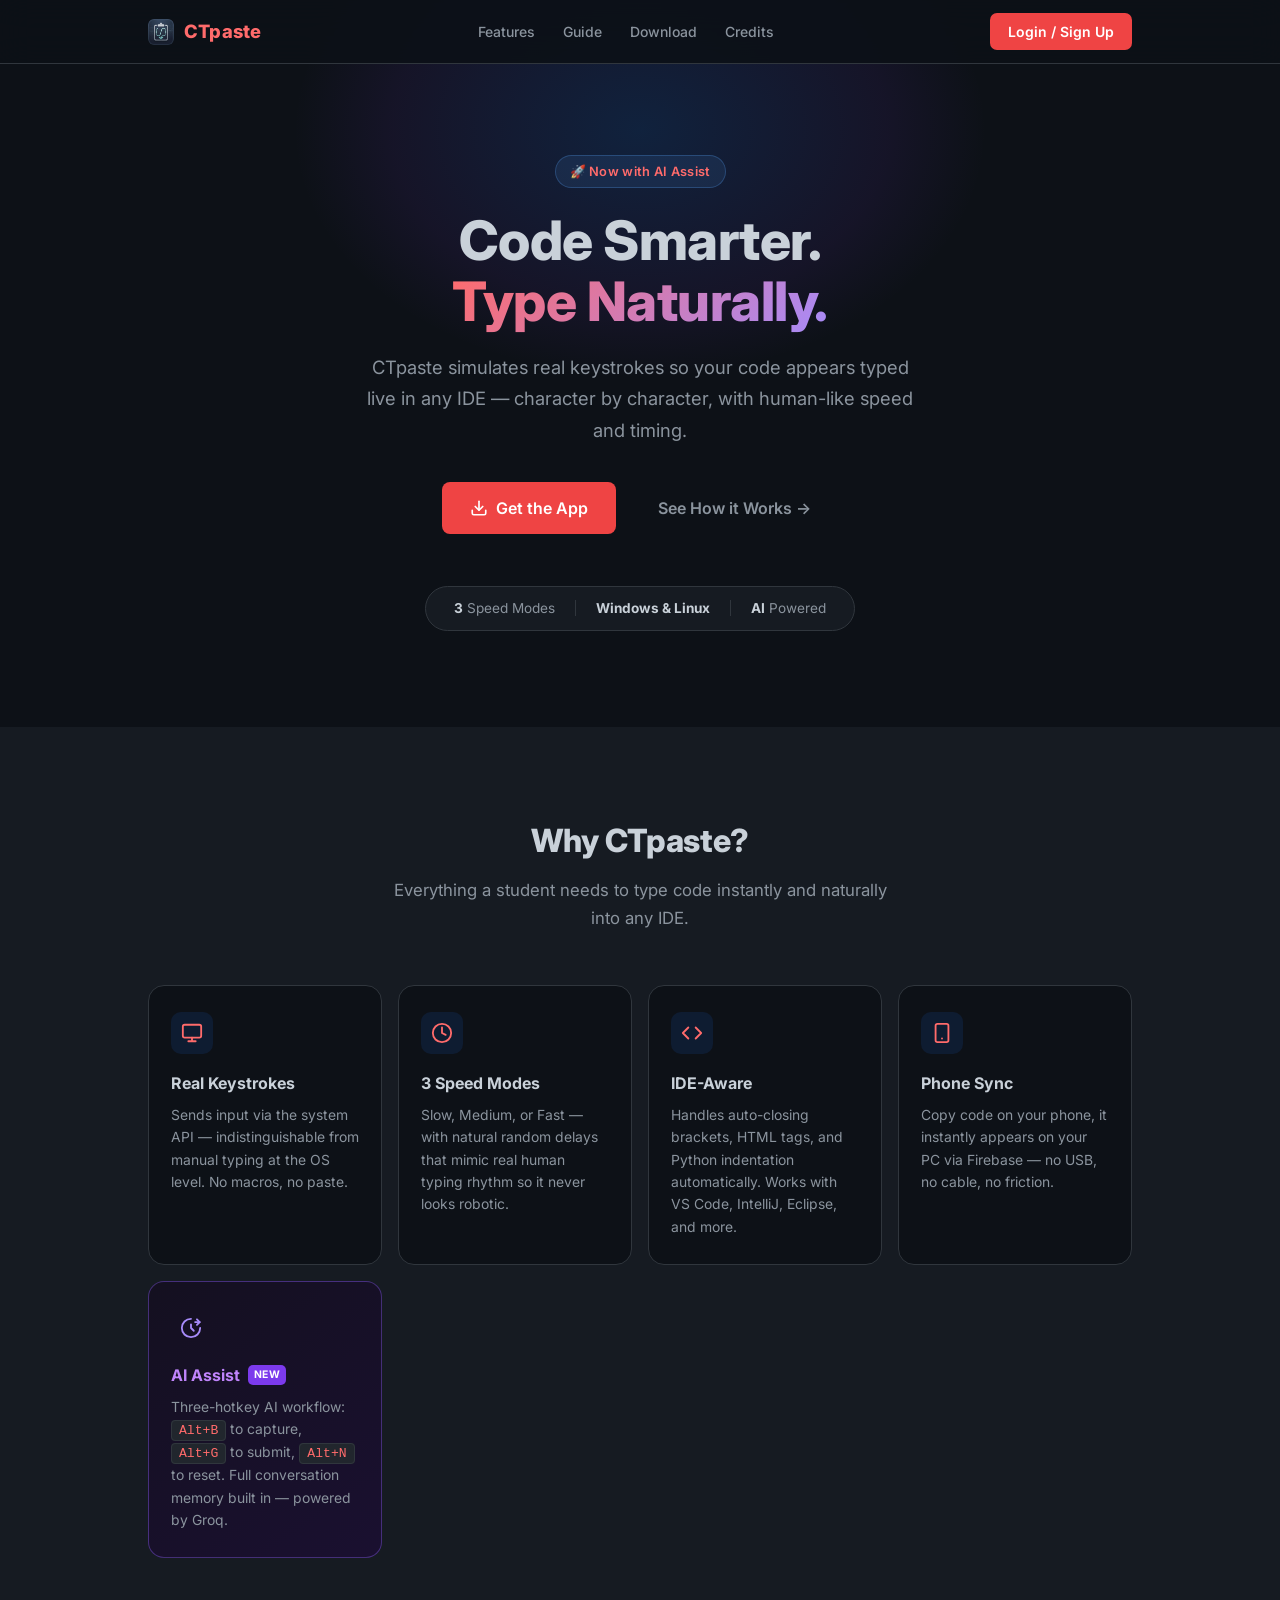
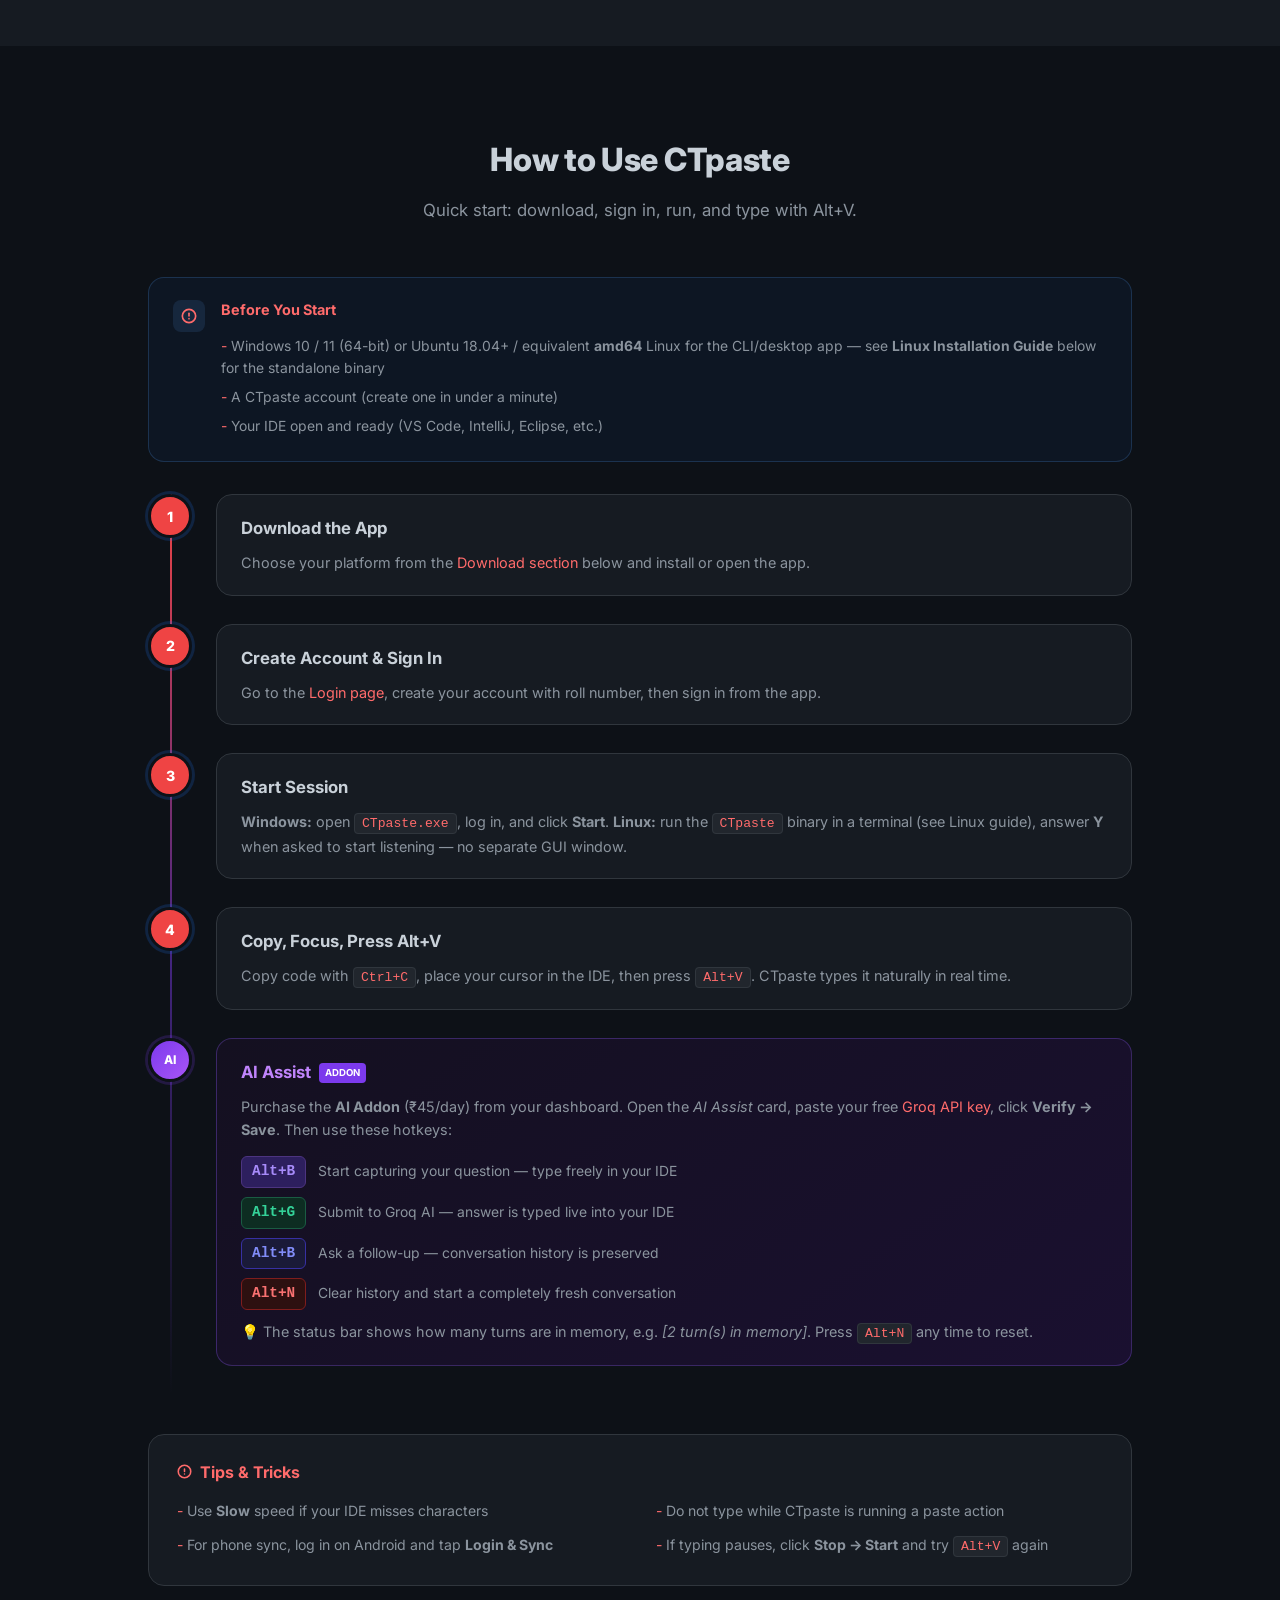
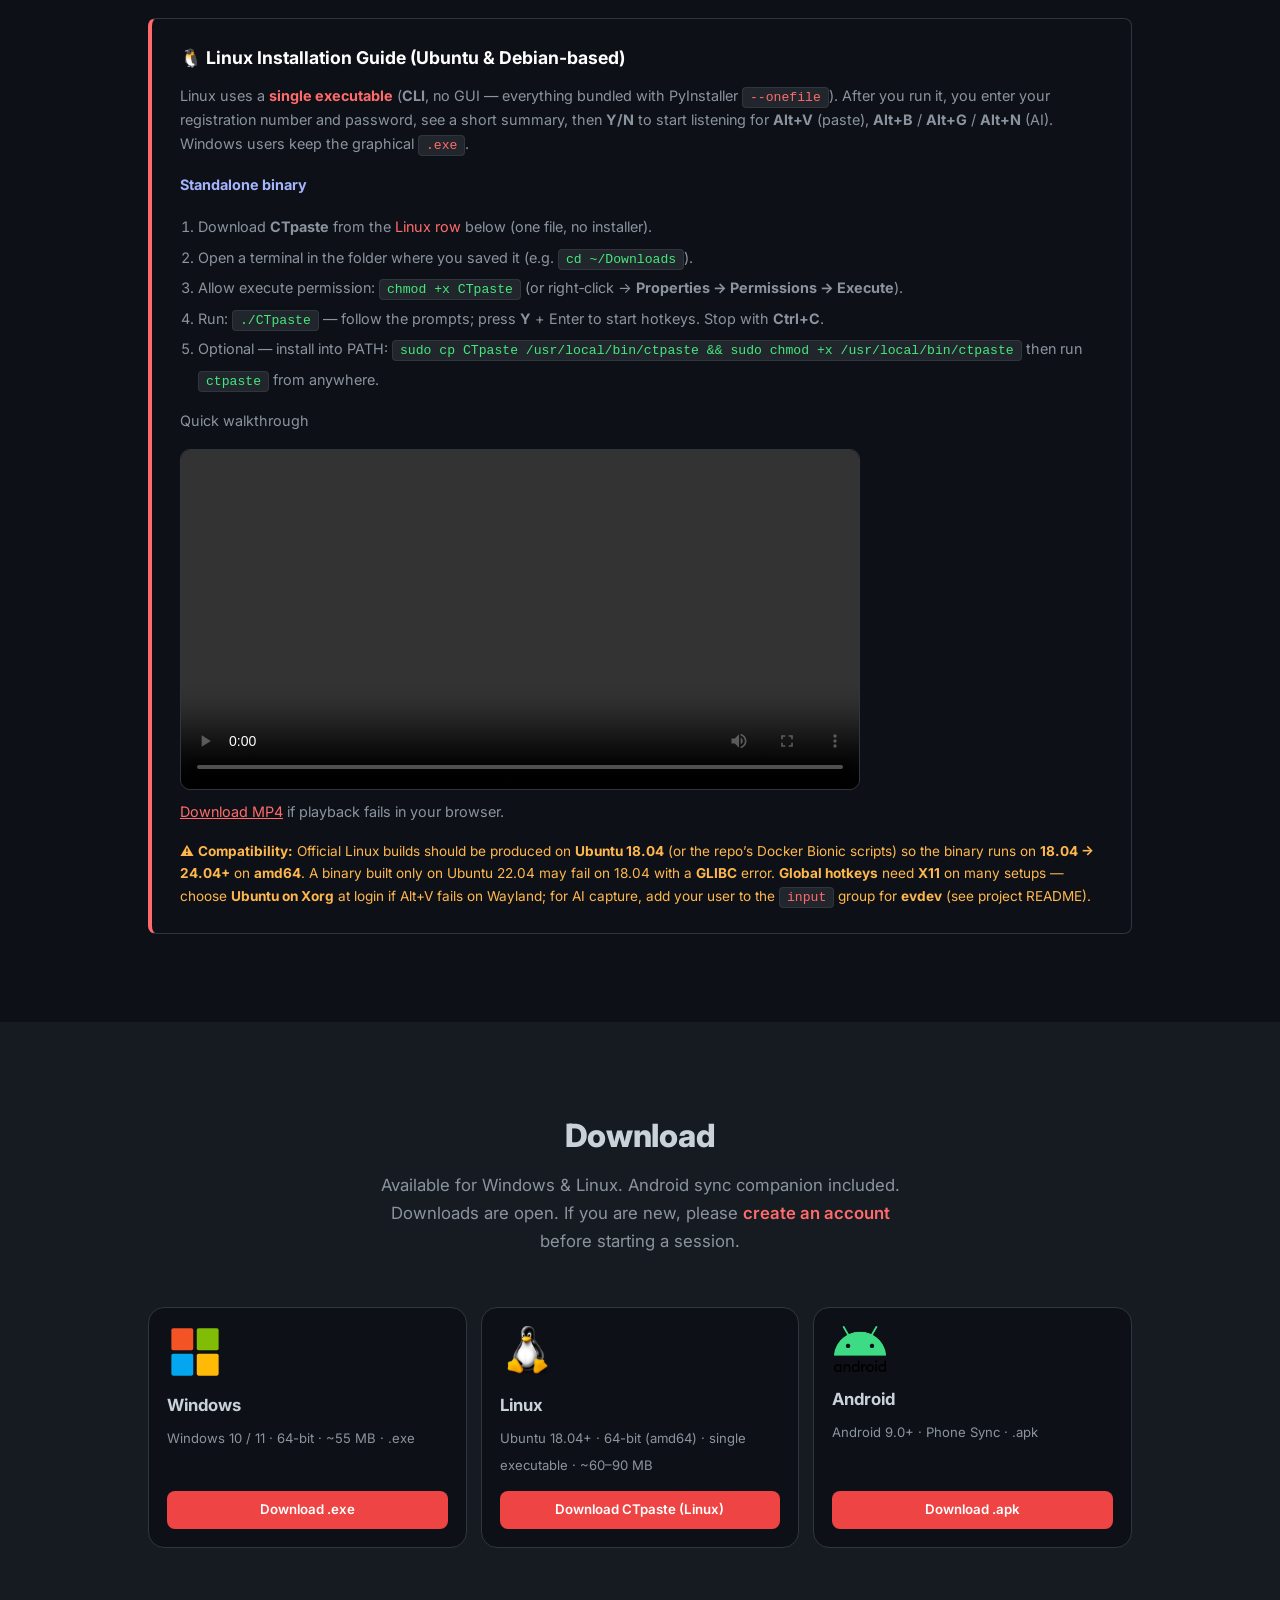
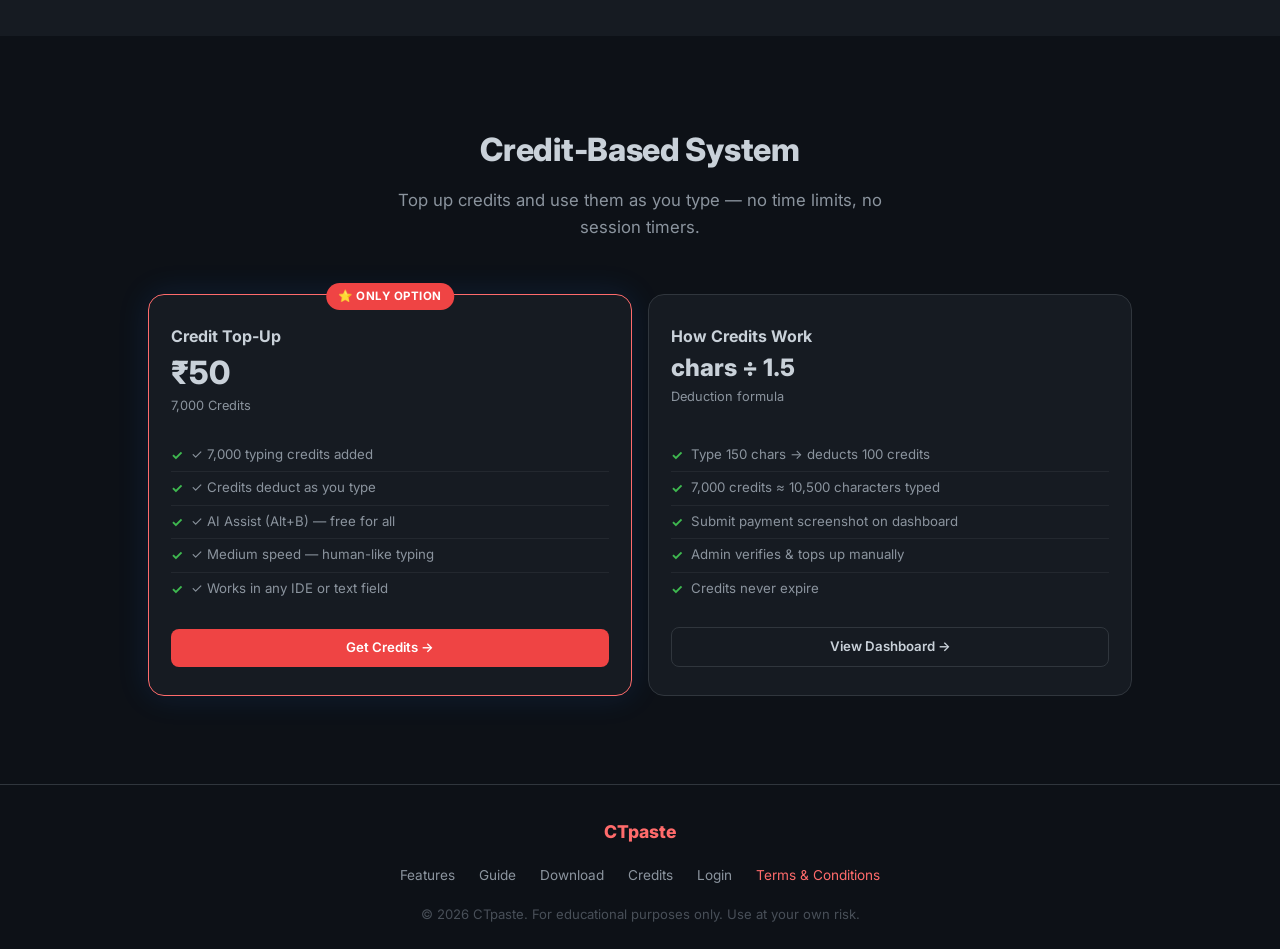
<file: index.html>
<!DOCTYPE html>
<html lang="en">

<head>
    <meta charset="UTF-8">
    <meta name="viewport" content="width=device-width, initial-scale=1.0">
    <meta name="description" content="CTpaste — Stealth typing engine for students. Type code into any IDE naturally, character by character.">
    <title>CTpaste — Stealth Typing Engine</title>
    <link rel="icon" type="image/png" href="assets/icon.png">
    <link rel="preconnect" href="https://fonts.googleapis.com">
    <link rel="stylesheet" href="style.css">
</head>

<body>

<!-- ═══════════════ NAVBAR ═══════════════ -->
<nav class="navbar">
    <div class="container nav-inner">
        <a href="#" class="nav-brand">
            <img src="assets/icon.png" alt="CTpaste logo">
            CTpaste
        </a>
        <ul class="nav-links">
            <li><a href="#features">Features</a></li>
            <li><a href="#guide">Guide</a></li>
            <li><a href="#download">Download</a></li>
            <li><a href="#pricing">Credits</a></li>
        </ul>
        <a href="auth.html" class="nav-cta">Login / Sign Up</a>
    </div>
</nav>

<!-- ═══════════════ HERO ═══════════════ -->
<section class="hero">
    <div class="hero-glow"></div>
    <div class="container hero-inner">
        <div class="hero-eyebrow">🚀 Now with AI Assist</div>
        <h1>Code Smarter.<br><span class="hero-gradient">Type Naturally.</span></h1>
        <p class="hero-sub">
            CTpaste simulates real keystrokes so your code appears typed live in any IDE —
            character by character, with human-like speed and timing.
        </p>
        <div class="hero-actions">
            <a href="#download" class="btn btn-primary btn-lg">
                <svg width="18" height="18" viewBox="0 0 24 24" fill="none" stroke="currentColor" stroke-width="2.2" stroke-linecap="round" stroke-linejoin="round"><path d="M21 15v4a2 2 0 0 1-2 2H5a2 2 0 0 1-2-2v-4"/><polyline points="7 10 12 15 17 10"/><line x1="12" y1="15" x2="12" y2="3"/></svg>
                Get the App
            </a>
            <a href="#guide" class="btn btn-ghost btn-lg">See How it Works →</a>
        </div>
        <div class="hero-stats">
            <div class="hero-stat"><span>3</span> Speed Modes</div>
            <div class="hero-stat-div"></div>
            <div class="hero-stat"><span>Windows &amp; Linux</span></div>
            <div class="hero-stat-div"></div>
            <div class="hero-stat"><span>AI</span> Powered</div>
        </div>
    </div>
</section>

<!-- ═══════════════ FEATURES ═══════════════ -->
<section id="features" class="section-alt">
    <div class="container">
        <div class="section-header">
            <h2>Why CTpaste?</h2>
            <p>Everything a student needs to type code instantly and naturally into any IDE.</p>
        </div>

        <div class="features-grid">

            <div class="feature-card">
                <div class="feature-icon-wrap">
                    <svg width="22" height="22" viewBox="0 0 24 24" fill="none" stroke="currentColor" stroke-width="2" stroke-linecap="round" stroke-linejoin="round"><rect x="2" y="3" width="20" height="14" rx="2"/><path d="M8 21h8M12 17v4"/></svg>
                </div>
                <h3>Real Keystrokes</h3>
                <p>Sends input via the system API — indistinguishable from manual typing at the OS level. No macros, no paste.</p>
            </div>

            <div class="feature-card">
                <div class="feature-icon-wrap">
                    <svg width="22" height="22" viewBox="0 0 24 24" fill="none" stroke="currentColor" stroke-width="2" stroke-linecap="round" stroke-linejoin="round"><circle cx="12" cy="12" r="10"/><polyline points="12 6 12 12 16 14"/></svg>
                </div>
                <h3>3 Speed Modes</h3>
                <p>Slow, Medium, or Fast — with natural random delays that mimic real human typing rhythm so it never looks robotic.</p>
            </div>

            <div class="feature-card">
                <div class="feature-icon-wrap">
                    <svg width="22" height="22" viewBox="0 0 24 24" fill="none" stroke="currentColor" stroke-width="2" stroke-linecap="round" stroke-linejoin="round"><polyline points="16 18 22 12 16 6"/><polyline points="8 6 2 12 8 18"/></svg>
                </div>
                <h3>IDE-Aware</h3>
                <p>Handles auto-closing brackets, HTML tags, and Python indentation automatically. Works with VS Code, IntelliJ, Eclipse, and more.</p>
            </div>

            <div class="feature-card">
                <div class="feature-icon-wrap">
                    <svg width="22" height="22" viewBox="0 0 24 24" fill="none" stroke="currentColor" stroke-width="2" stroke-linecap="round" stroke-linejoin="round"><rect x="5" y="2" width="14" height="20" rx="2"/><line x1="12" y1="18" x2="12.01" y2="18"/></svg>
                </div>
                <h3>Phone Sync</h3>
                <p>Copy code on your phone, it instantly appears on your PC via Firebase — no USB, no cable, no friction.</p>
            </div>

            <div class="feature-card feature-card-ai">
                <div class="feature-icon-wrap feature-icon-ai">
                    <svg width="22" height="22" viewBox="0 0 24 24" fill="none" stroke="currentColor" stroke-width="2" stroke-linecap="round" stroke-linejoin="round"><path d="M12 2a10 10 0 1 0 10 10"/><path d="M12 8v4l3 3"/><path d="M18.5 2.5l3 3-3 3"/><path d="M21.5 5.5h-5"/></svg>
                </div>
                <div class="feature-badge-row">
                    <h3>AI Assist</h3>
                    <span class="badge-new">NEW</span>
                </div>
                <p>Three-hotkey AI workflow: <code>Alt+B</code> to capture, <code>Alt+G</code> to submit, <code>Alt+N</code> to reset. Full conversation memory built in — powered by Groq.</p>
            </div>

        </div>
    </div>
</section>

<!-- ═══════════════ GUIDE ═══════════════ -->
<section id="guide">
    <div class="container">
        <div class="section-header">
            <h2>How to Use CTpaste</h2>
            <p>Quick start: download, sign in, run, and type with Alt+V.</p>
        </div>

        <!-- Requirements -->
        <div class="req-box">
            <div class="req-icon">
                <svg width="16" height="16" viewBox="0 0 24 24" fill="none" stroke="currentColor" stroke-width="2.5" stroke-linecap="round" stroke-linejoin="round"><circle cx="12" cy="12" r="10"/><line x1="12" y1="8" x2="12" y2="12"/><line x1="12" y1="16" x2="12.01" y2="16"/></svg>
            </div>
            <div>
                <h4>Before You Start</h4>
                <ul>
                    <li>Windows 10 / 11 (64-bit) or Ubuntu 18.04+ / equivalent <strong>amd64</strong> Linux for the CLI/desktop app — see <strong>Linux Installation Guide</strong> below for the standalone binary</li>
                    <li>A CTpaste account (create one in under a minute)</li>
                    <li>Your IDE open and ready (VS Code, IntelliJ, Eclipse, etc.)</li>
                </ul>
            </div>
        </div>

        <!-- Timeline Steps -->
        <div class="timeline">

            <div class="timeline-item">
                <div class="timeline-marker">1</div>
                <div class="timeline-content">
                    <h3>Download the App</h3>
                    <p>Choose your platform from the <a href="#download">Download section</a> below and install or open the app.</p>
                </div>
            </div>

            <div class="timeline-item">
                <div class="timeline-marker">2</div>
                <div class="timeline-content">
                    <h3>Create Account &amp; Sign In</h3>
                    <p>Go to the <a href="auth.html">Login page</a>, create your account with roll number, then sign in from the app.</p>
                </div>
            </div>

            <div class="timeline-item">
                <div class="timeline-marker">3</div>
                <div class="timeline-content">
                    <h3>Start Session</h3>
                    <p><strong>Windows:</strong> open <code>CTpaste.exe</code>, log in, and click <strong>Start</strong>. <strong>Linux:</strong> run the <code>CTpaste</code> binary in a terminal (see Linux guide), answer <strong>Y</strong> when asked to start listening — no separate GUI window.</p>
                </div>
            </div>

            <div class="timeline-item">
                <div class="timeline-marker">4</div>
                <div class="timeline-content">
                    <h3>Copy, Focus, Press Alt+V</h3>
                    <p>Copy code with <code>Ctrl+C</code>, place your cursor in the IDE, then press <code>Alt+V</code>. CTpaste types it naturally in real time.</p>
                </div>
            </div>

            <div class="timeline-item timeline-item-ai">
                <div class="timeline-marker timeline-marker-ai">AI</div>
                <div class="timeline-content">
                    <h3>AI Assist <span class="badge-ai-addon">Addon</span></h3>
                    <p>Purchase the <strong>AI Addon</strong> (₹45/day) from your dashboard. Open the <em>AI Assist</em> card, paste your free <a href="https://console.groq.com" target="_blank">Groq API key</a>, click <strong>Verify → Save</strong>. Then use these hotkeys:</p>
                    <div class="ai-hotkey-list">
                        <div class="ai-hotkey"><kbd class="kbd-purple">Alt+B</kbd><span>Start capturing your question — type freely in your IDE</span></div>
                        <div class="ai-hotkey"><kbd class="kbd-green">Alt+G</kbd><span>Submit to Groq AI — answer is typed live into your IDE</span></div>
                        <div class="ai-hotkey"><kbd class="kbd-indigo">Alt+B</kbd><span>Ask a follow-up — conversation history is preserved</span></div>
                        <div class="ai-hotkey"><kbd class="kbd-red">Alt+N</kbd><span>Clear history and start a completely fresh conversation</span></div>
                    </div>
                    <p class="ai-tip-note">💡 The status bar shows how many turns are in memory, e.g. <em>[2 turn(s) in memory]</em>. Press <code>Alt+N</code> any time to reset.</p>
                </div>
            </div>

        </div>

        <!-- Tips -->
        <div class="tips-box">
            <h3>
                <svg width="15" height="15" viewBox="0 0 24 24" fill="none" stroke="currentColor" stroke-width="2.5" stroke-linecap="round" stroke-linejoin="round"><circle cx="12" cy="12" r="10"/><line x1="12" y1="8" x2="12" y2="12"/><line x1="12" y1="16" x2="12.01" y2="16"/></svg>
                Tips &amp; Tricks
            </h3>
            <ul>
                <li>Use <strong>Slow</strong> speed if your IDE misses characters</li>
                <li>Do not type while CTpaste is running a paste action</li>
                <li>For phone sync, log in on Android and tap <strong>Login &amp; Sync</strong></li>
                <li>If typing pauses, click <strong>Stop → Start</strong> and try <code>Alt+V</code> again</li>
            </ul>
        </div>

        <!-- Linux Guide -->
        <div class="linux-guide">
            <h3>🐧 Linux Installation Guide (Ubuntu &amp; Debian-based)</h3>
            <p>Linux uses a <strong class="text-accent">single executable</strong> (<strong>CLI</strong>, no GUI — everything bundled with PyInstaller <code>--onefile</code>). After you run it, you enter your registration number and password, see a short summary, then <strong>Y/N</strong> to start listening for <strong>Alt+V</strong> (paste), <strong>Alt+B</strong> / <strong>Alt+G</strong> / <strong>Alt+N</strong> (AI). Windows users keep the graphical <code>.exe</code>.</p>

            <p class="linux-tutorial-title" style="margin-top:1rem;font-weight:700;color:#a5b4fc;">Standalone binary</p>
            <ol>
                <li>Download <strong>CTpaste</strong> from the <a href="#download">Linux row</a> below (one file, no installer).</li>
                <li>Open a terminal in the folder where you saved it (e.g. <code class="code-green">cd ~/Downloads</code>).</li>
                <li>Allow execute permission: <code class="code-green">chmod +x CTpaste</code>  
                    (or right‑click → <strong>Properties → Permissions → Execute</strong>).</li>
                <li>Run: <code class="code-green">./CTpaste</code> — follow the prompts; press <strong>Y</strong> + Enter to start hotkeys. Stop with <strong>Ctrl+C</strong>.</li>
                <li>Optional — install into PATH: <code class="code-green">sudo cp CTpaste /usr/local/bin/ctpaste && sudo chmod +x /usr/local/bin/ctpaste</code> then run <code class="code-green">ctpaste</code> from anywhere.</li>
            </ol>

            <div class="linux-tutorial-wrap">
                <p class="linux-tutorial-title">Quick walkthrough</p>
                <video class="linux-tutorial-video" controls playsinline preload="metadata" width="800" height="450" aria-label="Terminal walkthrough: chmod +x, run ./CTpaste, registration and hotkey prompt on Linux">
                    <source src="assets/tutorial.mp4?v=1" type="video/mp4">
                    Your browser cannot play this video. <a href="assets/tutorial.mp4?v=1">Download the MP4</a>.
                </video>
                <p class="linux-tutorial-hint"><a href="assets/tutorial.mp4?v=1" download="CTpaste-linux-tutorial.mp4">Download MP4</a> if playback fails in your browser.</p>
            </div>
            <p class="warning-note">⚠ <strong>Compatibility:</strong> Official Linux builds should be produced on <strong>Ubuntu 18.04</strong> (or the repo’s Docker Bionic scripts) so the binary runs on <strong>18.04 → 24.04+</strong> on <strong>amd64</strong>. A binary built only on Ubuntu 22.04 may fail on 18.04 with a <strong>GLIBC</strong> error. <strong>Global hotkeys</strong> need <strong>X11</strong> on many setups — choose <strong>Ubuntu on Xorg</strong> at login if Alt+V fails on Wayland; for AI capture, add your user to the <code>input</code> group for <strong>evdev</strong> (see project README).</p>
        </div>

    </div>
</section>

<!-- ═══════════════ DOWNLOAD ═══════════════ -->
<section id="download" class="section-alt">
    <div class="container">
        <div class="section-header">
            <h2>Download</h2>
            <p>Available for Windows &amp; Linux. Android sync companion included.</p>
            <p class="download-note">Downloads are open. If you are new, please <a href="auth.html">create an account</a> before starting a session.</p>
        </div>

        <div class="download-grid">

            <div class="download-card">
                <div class="download-os-icon">
                    <svg viewBox="0 0 88 88" fill="none" xmlns="http://www.w3.org/2000/svg" width="52" height="52">
                        <rect x="4"  y="4"  width="37" height="37" rx="3" fill="#F35325"/>
                        <rect x="47" y="4"  width="37" height="37" rx="3" fill="#81BC06"/>
                        <rect x="4"  y="47" width="37" height="37" rx="3" fill="#05A6F0"/>
                        <rect x="47" y="47" width="37" height="37" rx="3" fill="#FFBA08"/>
                    </svg>
                </div>
                <div class="download-info">
                    <h3>Windows</h3>
                    <span class="download-meta">Windows 10 / 11 · 64-bit · ~55 MB · .exe</span>
                </div>
                <div id="winDownloadArea">
                    <a href="https://github.com/sk-dev-ctpaste/files/releases/download/v1/CTpaste.exe" id="winDownloadBtn" class="btn btn-primary btn-sm btn-full">Download .exe</a>
                </div>
            </div>

            <div class="download-card">
                <div class="download-os-icon">
                    <img src="assets/Linux.png" alt="Linux" style="width:52px;height:52px;object-fit:contain;">
                </div>
                <div class="download-info">
                    <h3>Linux</h3>
                    <span class="download-meta">Ubuntu 18.04+ · 64-bit (amd64) · single executable · ~60–90 MB</span>
                </div>
                <div id="linuxDownloadArea">
                    <a href="https://github.com/sk-dev-ctpaste/files/releases/download/v1/ctpaste" id="linuxDownloadBtn" class="btn btn-primary btn-sm btn-full">Download CTpaste (Linux)</a>
                </div>
            </div>

            <div class="download-card">
                <div class="download-os-icon">
                    <img src="assets/android.png" alt="Android" style="width:52px;height:auto;object-fit:contain;">
                </div>
                <div class="download-info">
                    <h3>Android</h3>
                    <span class="download-meta">Android 9.0+ · Phone Sync · .apk</span>
                </div>
                <div id="androidDownloadArea">
                    <a href="CTpaste_Android.apk" id="androidDownloadBtn" class="btn btn-primary btn-sm btn-full">Download .apk</a>
                </div>
            </div>

        </div>
    </div>
</section>

<!-- ═══════════════ PRICING / CREDITS ═══════════════ -->
<section id="pricing">
    <div class="container">
        <div class="section-header">
            <h2>Credit-Based System</h2>
            <p>Top up credits and use them as you type — no time limits, no session timers.</p>
        </div>

        <div class="pricing-grid" style="justify-content:center;">

            <div class="pricing-card pricing-card-featured">
                <div class="plan-badge">⭐ Only Option</div>
                <div class="plan-header">
                    <h3>Credit Top-Up</h3>
                    <div class="plan-price">₹50</div>
                    <p class="plan-sub">7,000 Credits</p>
                </div>
                <ul class="plan-features">
                    <li>✓ 7,000 typing credits added</li>
                    <li>✓ Credits deduct as you type</li>
                    <li>✓ AI Assist (Alt+B) — free for all</li>
                    <li>✓ Medium speed — human-like typing</li>
                    <li>✓ Works in any IDE or text field</li>
                </ul>
                <a href="auth.html" class="btn btn-primary btn-sm btn-full pricing-buy">Get Credits →</a>
            </div>

            <div class="pricing-card">
                <div class="plan-header">
                    <h3>How Credits Work</h3>
                    <div class="plan-price" style="font-size:1.5rem;">chars ÷ 1.5</div>
                    <p class="plan-sub">Deduction formula</p>
                </div>
                <ul class="plan-features">
                    <li>Type 150 chars → deducts 100 credits</li>
                    <li>7,000 credits ≈ 10,500 characters typed</li>
                    <li>Submit payment screenshot on dashboard</li>
                    <li>Admin verifies &amp; tops up manually</li>
                    <li>Credits never expire</li>
                </ul>
                <a href="auth.html" class="btn btn-outline btn-sm btn-full pricing-buy">View Dashboard →</a>
            </div>

        </div>

    </div>
</section>

<!-- ═══════════════ FOOTER ═══════════════ -->
<footer class="footer">
    <div class="container footer-inner">
        <a href="#" class="footer-brand">CTpaste</a>
        <div class="footer-links">
            <a href="#features">Features</a>
            <a href="#guide">Guide</a>
            <a href="#download">Download</a>
            <a href="#pricing">Credits</a>
            <a href="auth.html">Login</a>
            <a href="terms.html" style="color:var(--accent);">Terms &amp; Conditions</a>
        </div>
        <p class="footer-copy">© 2026 CTpaste. For educational purposes only. Use at your own risk.</p>
    </div>
</footer>

<script>
    /* Buy buttons: send logged-in users to the dashboard; never intercept real download links. */
    document.addEventListener("DOMContentLoaded", function () {
        document.querySelectorAll("#pricing a.pricing-buy").forEach(function (a) {
            if (localStorage.getItem("CTpaste_user")) {
                a.href = "dashboard.html";
            }
        });
    });
</script>

</body>
</html>
</file>
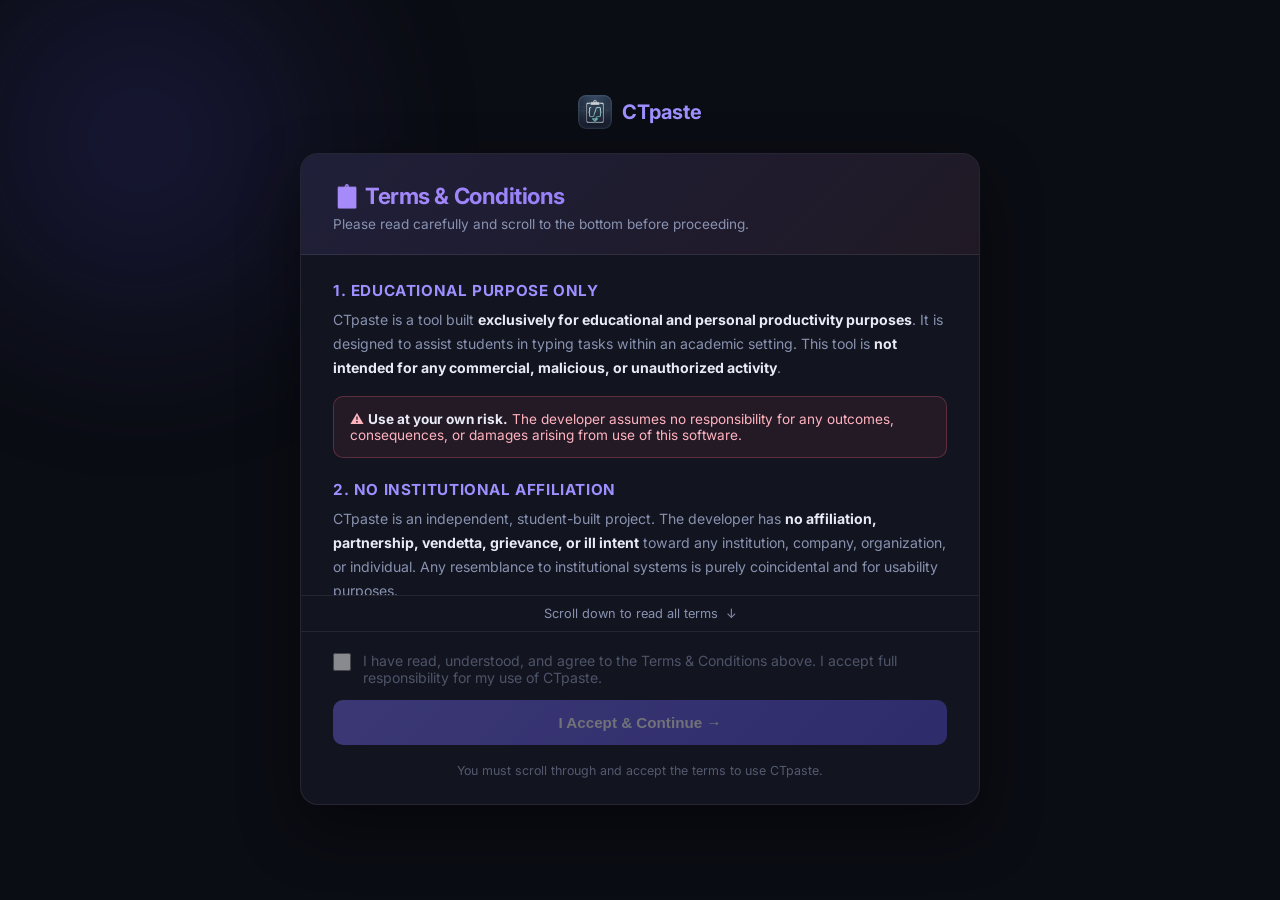
<file: auth.html>
<!DOCTYPE html>
<html lang="en">

<head>
    <meta charset="UTF-8">
    <meta name="viewport" content="width=device-width, initial-scale=1.0">
    <title>Login — CTpaste</title>
    <link rel="icon" type="image/png" href="assets/icon.png">
    <link rel="preconnect" href="https://fonts.googleapis.com">
    <link href="https://fonts.googleapis.com/css2?family=Inter:wght@400;500;600;700;800&display=swap" rel="stylesheet">
    <style>
        *,
        *::before,
        *::after {
            box-sizing: border-box;
            margin: 0;
            padding: 0;
        }

        :root {
            --bg: #0b0d14;
            --surface: #12141f;
            --surface2: #1a1d2e;
            --border: rgba(255, 255, 255, .08);
            --text: #e8eaf6;
            --text2: #8892b0;
            --text3: #4a5280;
            --accent: #7c6ef7;
            /* indigo-violet */
            --accent-h: #9c8fff;
            --accent-d: #5b4fe0;
            --coral: #ff6b81;
            /* secondary / error */
            --green: #43e97b;
            --r: 14px;
        }

        body {
            font-family: 'Inter', sans-serif;
            background: var(--bg);
            color: var(--text);
            min-height: 100vh;
            display: flex;
            align-items: center;
            justify-content: center;
            overflow: hidden;
        }

        /* Animated background blobs */
        body::before,
        body::after {
            content: '';
            position: fixed;
            border-radius: 50%;
            filter: blur(90px);
            opacity: .35;
            z-index: 0;
            animation: float 8s ease-in-out infinite alternate;
        }

        body::before {
            width: 480px;
            height: 480px;
            background: radial-gradient(circle, #5b4fe0, transparent 70%);
            top: -100px;
            left: -100px;
        }

        body::after {
            width: 360px;
            height: 360px;
            background: radial-gradient(circle, #ff6b81, transparent 70%);
            bottom: -80px;
            right: -80px;
            animation-delay: -4s;
        }

        @keyframes float {
            0% {
                transform: translate(0, 0) scale(1);
            }

            100% {
                transform: translate(40px, 30px) scale(1.08);
            }
        }

        /* Card wrapper */
        .auth-page {
            position: relative;
            z-index: 1;
            width: 100%;
            padding: 24px 20px;
            display: flex;
            flex-direction: column;
            align-items: center;
        }

        /* Logo mark */
        .logo-mark {
            display: flex;
            align-items: center;
            gap: 10px;
            margin-bottom: 32px;
            text-decoration: none;
        }

        .logo-icon {
            width: 38px;
            height: 38px;
            background: linear-gradient(135deg, var(--accent), var(--coral));
            border-radius: 10px;
            display: flex;
            align-items: center;
            justify-content: center;
            font-size: 1.1rem;
            box-shadow: 0 0 24px rgba(124, 110, 247, .4);
        }

        .logo-text {
            font-size: 1.25rem;
            font-weight: 800;
            letter-spacing: -.3px;
            color: var(--text);
        }

        /* Card */
        .auth-card {
            width: 100%;
            max-width: 420px;
            background: var(--surface);
            border: 1px solid var(--border);
            border-radius: var(--r);
            padding: 40px 36px;
            backdrop-filter: blur(20px);
            box-shadow:
                0 0 0 1px rgba(255, 255, 255, .04) inset,
                0 24px 64px rgba(0, 0, 0, .5);
            animation: slideUp .4s cubic-bezier(.2, .8, .4, 1) both;
        }

        @keyframes slideUp {
            from {
                opacity: 0;
                transform: translateY(24px);
            }

            to {
                opacity: 1;
                transform: translateY(0);
            }
        }

        .auth-title {
            font-size: 1.55rem;
            font-weight: 800;
            margin-bottom: 6px;
            letter-spacing: -.4px;
        }

        .auth-sub {
            font-size: .88rem;
            color: var(--text2);
            margin-bottom: 28px;
            line-height: 1.5;
        }

        /* Divider */
        .auth-divider {
            height: 1px;
            background: var(--border);
            margin: 24px 0;
        }

        /* Welcome back chip */
        .welcome-chip {
            display: inline-flex;
            align-items: center;
            gap: 8px;
            background: rgba(124, 110, 247, .1);
            border: 1px solid rgba(124, 110, 247, .25);
            padding: 8px 14px;
            border-radius: 20px;
            font-size: .83rem;
            color: var(--accent-h);
            margin-bottom: 22px;
        }

        /* Form elements */
        .form-group {
            margin-bottom: 18px;
        }

        .form-group label {
            display: block;
            font-size: .75rem;
            font-weight: 600;
            color: var(--text2);
            margin-bottom: 8px;
            text-transform: uppercase;
            letter-spacing: .6px;
        }

        .form-group input {
            width: 100%;
            padding: 13px 16px;
            background: var(--surface2);
            border: 1px solid var(--border);
            border-radius: 10px;
            color: var(--text);
            font-size: .95rem;
            font-family: inherit;
            transition: border-color .2s, box-shadow .2s;
            appearance: none;
        }

        .form-group input:focus {
            outline: none;
            border-color: var(--accent);
            box-shadow: 0 0 0 3px rgba(124, 110, 247, .15);
        }

        .form-group input::placeholder {
            color: var(--text3);
        }

        /* Primary button */
        .btn-auth {
            width: 100%;
            padding: 14px;
            background: linear-gradient(135deg, var(--accent-d), var(--accent));
            color: #fff;
            border: none;
            border-radius: 10px;
            font-size: .95rem;
            font-weight: 700;
            font-family: inherit;
            cursor: pointer;
            transition: transform .15s, box-shadow .15s, opacity .15s;
            box-shadow: 0 4px 20px rgba(124, 110, 247, .35);
            margin-top: 6px;
        }

        .btn-auth:hover {
            transform: translateY(-1px);
            box-shadow: 0 8px 28px rgba(124, 110, 247, .45);
        }

        .btn-auth:active {
            transform: scale(.98);
        }

        /* Back link */
        .back-link {
            display: block;
            text-align: center;
            margin-top: 16px;
            font-size: .82rem;
            color: var(--text2);
            cursor: pointer;
            transition: color .2s;
        }

        .back-link:hover {
            color: var(--accent-h);
        }

        /* Status message */
        .status-msg {
            padding: 12px 16px;
            border-radius: 9px;
            font-size: .85rem;
            margin-bottom: 18px;
            display: none;
            line-height: 1.45;
        }

        .status-msg.error {
            display: block;
            background: rgba(255, 107, 129, .09);
            color: var(--coral);
            border: 1px solid rgba(255, 107, 129, .25);
        }

        .status-msg.success {
            display: block;
            background: rgba(67, 233, 123, .09);
            color: var(--green);
            border: 1px solid rgba(67, 233, 123, .25);
        }

        .status-msg.info {
            display: block;
            background: rgba(124, 110, 247, .09);
            color: var(--accent-h);
            border: 1px solid rgba(124, 110, 247, .25);
        }

        /* Home link top */
        .home-link {
            display: inline-flex;
            align-items: center;
            gap: 6px;
            font-size: .8rem;
            color: var(--text2);
            text-decoration: none;
            margin-bottom: 28px;
            transition: color .2s;
        }

        .home-link:hover {
            color: var(--text);
        }

        /* Step transition */
        .step {
            animation: fadeStep .25s ease both;
        }

        @keyframes fadeStep {
            from {
                opacity: 0;
                transform: translateX(10px);
            }

            to {
                opacity: 1;
                transform: translateX(0);
            }
        }

        @media (max-width: 480px) {
            .auth-card {
                padding: 32px 24px;
            }
        }
    </style>
</head>

<body>
    <div class="auth-page">

        <a href="index.html" class="home-link">
            ← Back to Home
        </a>

        <div class="logo-mark">
            <img src="assets/icon.png" alt="CTpaste"
                style="height: 48px; width: 48px; border-radius: 12px; margin-right: 12px; display: inline-block; vertical-align: middle;">
            <span class="logo-text">CTpaste</span>
        </div>

        <div class="auth-card">
            <div id="statusMsg" class="status-msg"></div>

            <!-- Step 1: Enter Roll Number -->
            <div id="stepRoll" class="step">
                <div class="auth-title">Welcome back</div>
                <p class="auth-sub">Enter your roll number to sign in or create your account.</p>

                <div class="form-group">
                    <label for="rollNumber">Roll Number</label>
                    <input type="text" id="rollNumber" placeholder="e.g. 111524104001" maxlength="12" inputmode="numeric" autofocus
                        onkeydown="if(event.key==='Enter') checkRollNumber()">
                </div>
                <button class="btn-auth" onclick="checkRollNumber()">Continue →</button>
            </div>

            <!-- Step 2a: Login (existing user) -->
            <div id="stepLogin" style="display:none;" class="step">
                <div id="welcomeChip" class="welcome-chip">
                    <span style="font-family: serif; font-style: italic;">User</span>
                    <strong id="loginName"></strong>
                </div>
                <div class="auth-title">Sign in</div>
                <p class="auth-sub">Enter your password to access your session dashboard.</p>

                <div class="form-group">
                    <label for="loginPassword">Password</label>
                    <input type="password" id="loginPassword" placeholder="Enter your password"
                        onkeydown="if(event.key==='Enter') loginUser()">
                </div>
                <button class="btn-auth" onclick="loginUser()">Sign In →</button>
                <span class="back-link" onclick="goBack()">Use a different roll number</span>
                <span class="back-link" onclick="resetPassword()" style="color: var(--coral); margin-top: 4px;">Forgot /
                    Reset Password</span>
            </div>

            <!-- Step 2b: Signup (new user) -->
            <div id="stepSignup" style="display:none;" class="step">
                <div class="auth-title">Create account</div>
                <p class="auth-sub">First time here? Set up your name and password to get started.</p>

                <div class="form-group">
                    <label for="signupName">Full Name</label>
                    <input type="text" id="signupName" placeholder="Enter your full name">
                </div>
                <div class="form-group">
                    <label for="signupPassword">Password</label>
                    <input type="password" id="signupPassword" placeholder="Choose a password (min 4 chars)">
                </div>
                <div class="form-group">
                    <label for="signupConfirm">Confirm Password</label>
                    <input type="password" id="signupConfirm" placeholder="Confirm your password"
                        onkeydown="if(event.key==='Enter') signupUser()">
                </div>
                <button class="btn-auth" onclick="signupUser()">Create Account →</button>
                <span class="back-link" onclick="goBack()">Use a different roll number</span>
            </div>
        </div>

    </div>

    <script src="roll_format.js"></script>
    <script src="app.js"></script>
    <script>
        // Gate: must accept T&C before login
        if (sessionStorage.getItem('tnc_accepted') !== '1') {
            sessionStorage.setItem('tnc_dest', 'auth.html');
            window.location.replace('terms.html');
        }
    </script>
</body>

</html>
</file>
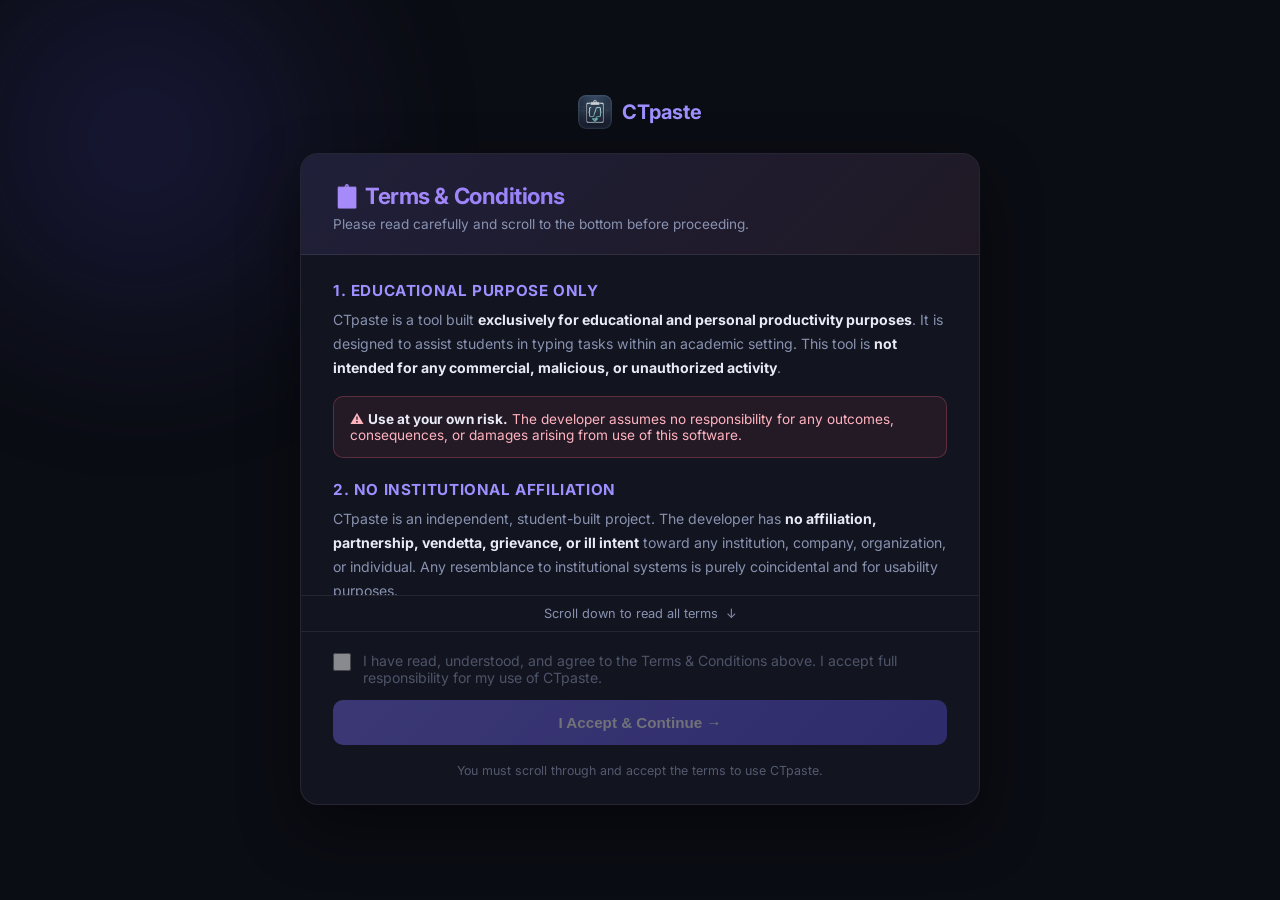
<file: dashboard.html>
<!DOCTYPE html>
<html lang="en">

<head>
    <meta charset="UTF-8">
    <meta name="viewport" content="width=device-width, initial-scale=1.0">
    <title>Dashboard — CTpaste</title>
    <link rel="icon" type="image/png" href="assets/icon.png">
    <link rel="stylesheet" href="style.css">
    <style>
        /* ── Dashboard: airy, minimal rhythm ───────────────── */
        .dash-wrap {
            padding: clamp(22px, 5vw, 40px) clamp(18px, 4vw, 32px) 80px;
        }

        .dash-wrap .dash-header {
            flex-direction: column;
            align-items: stretch;
            gap: 18px;
            padding: 8px 0 28px;
            margin-bottom: 36px;
            border-bottom: 1px solid var(--border);
        }

        @media (min-width: 720px) {
            .dash-wrap .dash-header {
                flex-direction: row;
                align-items: flex-end;
                justify-content: space-between;
            }
        }

        .dash-wrap .dash-header h1 {
            font-size: 1.5rem;
            font-weight: 700;
            letter-spacing: -0.02em;
            margin: 0;
        }

        .dash-wrap #userRoll {
            display: block;
            margin-top: 10px;
            font-size: 0.86rem !important;
            color: var(--text2);
            line-height: 1.45;
        }

        .dash-wrap .dash-header-right {
            display: flex;
            flex-wrap: wrap;
            align-items: center;
            gap: 10px 12px;
            justify-content: flex-start;
        }

        @media (min-width: 720px) {
            .dash-wrap .dash-header-right {
                justify-content: flex-end;
            }
        }

        .dash-wrap .stat-grid {
            grid-template-columns: repeat(2, 1fr);
            gap: 18px;
            margin-bottom: 36px;
        }

        @media (min-width: 520px) {
            .dash-wrap .stat-grid {
                grid-template-columns: repeat(4, 1fr);
                gap: 20px;
            }
        }

        .dash-wrap .stat-card {
            padding: 22px 20px;
            border-radius: 14px;
        }

        .dash-wrap .stat-card .stat-label {
            margin-bottom: 8px;
            font-size: 0.72rem;
            letter-spacing: 0.06em;
        }

        .dash-wrap .stat-card .stat-value {
            font-size: 1.45rem;
        }

        /* Vertical rhythm between major blocks */
        .dash-wrap #statusMsg:not(:empty) {
            margin-bottom: 22px;
        }

        .dash-wrap #suspendedNotice {
            margin-bottom: 24px;
        }

        .dash-wrap>.card {
            margin-bottom: 40px !important;
            padding: 24px 22px;
            border-radius: 14px;
        }

        .dash-wrap>#paymentSection {
            margin-bottom: 40px !important;
            padding-top: 16px;
        }

        #pendingNotice h3 {
            color: var(--yellow) !important;
            margin-bottom: 12px !important;
        }

        .dash-wrap .card h3 {
            font-size: 0.92rem !important;
            margin-bottom: 16px !important;
            font-weight: 600;
            color: var(--text2);
        }

        .dash-wrap #planDetails {
            font-size: 0.9rem !important;
            line-height: 2 !important;
        }

        /* ── Pay Plan Cards ─────────────────────────────────── */
        .pay-plan-card {
            position: relative;
            background: var(--bg2);
            border: 1px solid var(--border);
            border-radius: 16px;
            padding: 22px 16px 18px;
            min-height: 132px;
            cursor: pointer;
            transition: border-color .22s ease, transform .22s ease, box-shadow .22s ease, background .22s ease;
            text-align: center;
            overflow: hidden;
            -webkit-tap-highlight-color: transparent;
            user-select: none;
            display: flex;
            flex-direction: column;
            align-items: center;
            justify-content: center;
            gap: 8px;
        }

        .pay-plan-card::before {
            content: '';
            position: absolute;
            inset: 0;
            border-radius: 14px;
            background: linear-gradient(135deg, rgba(88, 166, 255, .06), transparent);
            opacity: 0;
            transition: opacity .22s;
        }

        @media (hover: hover) {
            .pay-plan-card:hover {
                border-color: var(--accent);
                transform: translateY(-2px);
                box-shadow: 0 6px 20px rgba(88, 166, 255, .12);
            }

            .pay-plan-card:hover::before {
                opacity: 1;
            }
        }

        .pay-plan-card:active {
            transform: scale(.97);
        }

        .pay-plan-card.selected {
            border-color: var(--accent);
            background: rgba(88, 166, 255, .07);
            box-shadow: 0 0 0 2px rgba(88, 166, 255, .2), 0 6px 24px rgba(88, 166, 255, .12);
        }

        .pay-plan-card.selected::before {
            opacity: 1;
        }

        .ppc-featured {
            border-color: rgba(88, 166, 255, .35);
        }

        .ppc-ai {
            border-color: rgba(167, 139, 250, .30);
        }

        @media (hover: hover) {

            .ppc-ai:hover,
            .ppc-ai.selected {
                border-color: var(--purple);
                box-shadow: 0 0 0 2px rgba(167, 139, 250, .2), 0 6px 24px rgba(167, 139, 250, .12);
            }
        }

        .ppc-ai.selected {
            border-color: var(--purple);
            box-shadow: 0 0 0 2px rgba(167, 139, 250, .2), 0 6px 24px rgba(167, 139, 250, .12);
        }

        .ppc-name {
            font-size: .8rem;
            font-weight: 700;
            color: var(--text);
            text-transform: uppercase;
            letter-spacing: .55px;
            line-height: 1.25;
            max-width: 100%;
        }

        .ppc-price {
            font-size: 1.32rem;
            font-weight: 800;
            color: var(--accent);
            letter-spacing: -0.02em;
            line-height: 1.15;
        }

        .ppc-ai .ppc-price {
            color: var(--purple);
        }

        .ppc-desc {
            font-size: .72rem;
            color: var(--text3);
            line-height: 1.45;
        }

        .ppc-best-badge {
            position: absolute;
            top: 7px;
            right: 7px;
            font-size: .55rem;
            font-weight: 800;
            text-transform: uppercase;
            letter-spacing: .6px;
            background: var(--accent-d);
            color: #fff;
            padding: 2px 6px;
            border-radius: 20px;
        }

        /* Keep title clear of the "Popular" pill */
        .ppc-featured .ppc-name {
            max-width: calc(100% - 52px);
            margin-left: auto;
            margin-right: auto;
        }

        /* Plan cards — flex row, always centered as a group */
        #planCardsGrid {
            display: flex;
            flex-wrap: wrap;
            justify-content: center;
            align-items: stretch;
            gap: 14px;
            margin: 8px auto 28px;
            max-width: 100%;
        }

        @media (min-width: 480px) {
            #planCardsGrid {
                gap: 16px;
                margin-bottom: 32px;
            }
        }

        #planCardsGrid .pay-plan-card {
            flex: 1 1 100px;
            min-width: 0;
            max-width: 168px;
        }

        @media (min-width: 480px) {
            #planCardsGrid .pay-plan-card {
                flex: 1 1 120px;
                max-width: 175px;
            }
        }

        @media (min-width: 900px) {
            #planCardsGrid .pay-plan-card {
                flex: 0 1 148px;
                max-width: 158px;
            }
        }

        /* ── QR Panel ───────────────────────────────────────── */
        @keyframes slideDown {
            from {
                opacity: 0;
                transform: translateY(-8px);
            }

            to {
                opacity: 1;
                transform: translateY(0);
            }
        }

        #qrPanel {
            animation: slideDown .28s ease;
            max-width: 420px;
            margin-left: auto;
            margin-right: auto;
        }

        .qr-flow-card {
            border-radius: 16px;
            overflow: hidden;
            border: 1px solid rgba(88, 166, 255, .22);
            box-shadow: 0 0 28px rgba(88, 166, 255, .06);
            background: var(--bg2);
        }

        .qr-amount-strip {
            background: linear-gradient(135deg, rgba(31, 111, 235, .16), rgba(88, 166, 255, .07));
            padding: 24px 22px;
            border-bottom: 1px solid rgba(88, 166, 255, .15);
            text-align: center;
        }

        .qr-amount-label {
            font-size: .7rem;
            font-weight: 600;
            text-transform: uppercase;
            letter-spacing: .8px;
            color: var(--text2);
            margin-bottom: 4px;
        }

        #qrAmount {
            font-size: 2.2rem;
            font-weight: 800;
            color: var(--accent);
            letter-spacing: -1px;
        }

        .qr-upi-hint {
            font-size: .74rem;
            color: var(--text2);
            margin-top: 4px;
        }

        /* Opens PhonePe / GPay / Paytm — shown only on phones (touch + handset-sized viewport) */
        .pay-upi-app-wrap {
            display: none;
            padding: 16px 20px 8px;
            border-bottom: 1px solid rgba(88, 166, 255, .12);
            text-align: center;
        }

        @media (pointer: coarse) and (max-width: 932px) {
            .pay-upi-app-wrap {
                display: block;
            }
        }

        .btn-pay-upi-app {
            display: flex;
            align-items: center;
            justify-content: center;
            gap: 10px;
            width: 100%;
            padding: 16px 18px;
            font-size: 0.94rem;
            border-radius: 14px;
            background: linear-gradient(135deg, var(--accent-d), var(--accent));
            box-shadow: 0 4px 16px rgba(31, 111, 235, .28);
            border: none;
            cursor: pointer;
            color: #fff !important;
            font-weight: 700;
            font-family: inherit;
            letter-spacing: .2px;
            text-decoration: none !important;
            transition: box-shadow .25s, transform .2s;
            box-sizing: border-box;
            min-height: 52px;
        }

        .btn-pay-upi-app svg {
            flex-shrink: 0;
            opacity: .95;
        }

        @media (hover: hover) {
            .btn-pay-upi-app:hover {
                box-shadow: 0 6px 22px rgba(31, 111, 235, .45);
                transform: translateY(-1px);
                color: #fff !important;
            }
        }

        .btn-pay-upi-app:active {
            transform: scale(.98);
        }

        .pay-upi-app-hint {
            margin: 10px 0 0;
            font-size: .72rem;
            color: var(--text3);
            line-height: 1.45;
        }

        .qr-center {
            display: flex;
            flex-direction: column;
            align-items: center;
            padding: 28px 22px 22px;
        }

        .qr-glow-wrap {
            position: relative;
            display: inline-block;
        }

        .qr-glow {
            position: absolute;
            inset: -6px;
            border-radius: 18px;
            background: linear-gradient(135deg, var(--accent), var(--purple));
            opacity: .2;
            filter: blur(10px);
        }

        #qrImg {
            width: 160px;
            height: 160px;
            border-radius: 12px;
            display: block;
            border: 4px solid var(--bg3);
            position: relative;
            z-index: 1;
        }

        @media (min-width: 400px) {
            #qrImg {
                width: 180px;
                height: 180px;
            }
        }

        .upi-chip {
            margin-top: 14px;
            display: flex;
            align-items: center;
            gap: 8px;
            background: var(--bg3);
            border: 1px solid var(--border);
            border-radius: 8px;
            padding: 8px 14px;
        }

        .upi-chip-label {
            font-size: .75rem;
            color: var(--text2);
        }

        .upi-chip-id {
            font-size: .88rem;
            font-weight: 700;
            color: var(--accent);
            word-break: break-all;
        }

        /* ── Upload section ─────────────────────────────────── */
        .upload-section {
            padding: 0 20px 26px;
        }

        @media (min-width: 480px) {
            .upload-section {
                padding: 0 26px 28px;
            }
        }

        .upload-section-label {
            font-size: .72rem;
            font-weight: 600;
            text-transform: uppercase;
            letter-spacing: .55px;
            color: var(--text2);
            margin-bottom: 14px;
        }

        .upload-zone {
            border-radius: 14px;
            min-height: 100px;
        }

        .upload-preview-img {
            max-height: 110px;
            border-radius: 10px;
            border: 2px solid var(--accent);
            cursor: pointer;
            display: block;
        }

        .ref-pill {
            display: flex;
            align-items: center;
            gap: 12px;
            background: rgba(88, 166, 255, .05);
            border: 1px solid rgba(88, 166, 255, .14);
            border-radius: 12px;
            padding: 14px 14px;
            cursor: pointer;
            transition: background .2s;
            margin-top: 18px;
        }

        .ref-pill:active {
            background: rgba(88, 166, 255, .1);
        }

        .ref-thumb {
            width: 34px;
            height: 34px;
            border-radius: 6px;
            object-fit: cover;
            border: 1px solid var(--border);
            flex-shrink: 0;
        }

        .ref-pill-title {
            font-size: .8rem;
            font-weight: 600;
            color: var(--accent);
        }

        .ref-pill-sub {
            font-size: .71rem;
            color: var(--text2);
            margin-top: 1px;
        }

        /* ── Submit button ──────────────────────────────────── */
        #submitPaymentBtn {
            width: 100%;
            margin-top: 22px;
            padding: 16px 18px;
            font-size: 0.94rem;
            border-radius: 14px;
            background: linear-gradient(135deg, var(--accent-d), var(--accent));
            box-shadow: 0 4px 16px rgba(31, 111, 235, .28);
            transition: box-shadow .25s, transform .2s, opacity .2s;
            border: none;
            cursor: pointer;
            color: #fff;
            font-weight: 700;
            font-family: inherit;
            letter-spacing: .2px;
        }

        @media (hover: hover) {
            #submitPaymentBtn:not(:disabled):hover {
                box-shadow: 0 6px 22px rgba(31, 111, 235, .45);
                transform: translateY(-1px);
            }
        }

        #submitPaymentBtn:active:not(:disabled) {
            transform: scale(.98);
        }

        #submitPaymentBtn:disabled {
            opacity: .45;
            cursor: not-allowed;
        }

        /* ── Payment section header ─────────────────────────── */
        .pay-header {
            display: flex;
            flex-direction: column;
            align-items: center;
            justify-content: center;
            gap: 14px;
            margin-bottom: 28px;
            text-align: center;
        }

        .pay-header h2 {
            font-size: 1.12rem !important;
            font-weight: 700 !important;
            margin: 0 0 8px 0 !important;
            color: var(--text) !important;
            letter-spacing: -0.02em;
        }

        .pay-header p {
            margin: 0;
            font-size: 0.84rem !important;
            color: var(--text2) !important;
            line-height: 1.5;
            max-width: 28rem;
        }

        .pay-header-secure {
            font-size: .68rem;
            font-weight: 700;
            text-transform: uppercase;
            letter-spacing: .7px;
            padding: 4px 11px;
            border-radius: 20px;
            background: rgba(63, 185, 80, .1);
            color: var(--green);
            border: 1px solid rgba(63, 185, 80, .22);
            white-space: nowrap;
            flex-shrink: 0;
        }

        .pay-ai-warn {
            max-width: 36rem;
            margin: 0 auto 28px;
            padding: 18px 22px;
            font-size: 1.02rem;
            line-height: 1.55;
            color: var(--text);
            background: rgba(210, 153, 34, 0.18);
            border: 2px solid rgba(210, 153, 34, 0.55);
            border-radius: 14px;
            text-align: center;
            box-shadow: 0 4px 20px rgba(210, 153, 34, 0.12);
        }

        .pay-ai-warn strong {
            color: #f0b429;
            font-size: 1.06em;
        }

        @media (max-width: 480px) {
            .pay-ai-warn {
                font-size: 0.95rem;
                padding: 16px 14px;
                margin-left: 0;
                margin-right: 0;
            }
        }

        /* ── General mobile tweaks (dashboard page) ─────────── */
        .btn-sm {
            padding: 8px 16px;
            font-size: 0.84rem;
        }

        /* Prevent overflow on mobile */
        body {
            overflow-x: hidden;
        }

        /* Comfortable tap targets without crowding */
        .dash-wrap .btn {
            min-height: 42px;
        }
    </style>
</head>

<body>

    <!-- Lightbox for screenshot preview -->
    <div id="imgLightbox" onclick="closeLightbox()">
        <img id="lightboxImg" src="" alt="Screenshot">
    </div>

    <div class="dash-wrap">
        <!-- Header -->
        <div class="dash-header">
            <div>
                <h1>My Dashboard</h1>
                <span id="userRoll"></span>
            </div>
            <div class="dash-header-right">
                <a href="index.html" class="btn btn-outline btn-sm">Home</a>
                <a href="index.html#download" class="btn btn-sm"
                    style="background:linear-gradient(135deg,#059669,#10b981); color:#fff; border:none; font-weight:700;">⬇
                    Download Now</a>
                <button class="btn btn-outline btn-sm" onclick="logout()">Logout</button>
            </div>
        </div>

        <!-- Status messages -->
        <div id="statusMsg" class="status-msg"></div>

        <!-- Plan suspended notice -->
        <div id="suspendedNotice" class="status-msg" style="display:none;">
            Your account has been suspended. Please contact the admin.
        </div>

        <!-- Credits balance -->
        <div class="stat-grid" style="grid-template-columns: 1fr 1fr; max-width: 520px;">
            <div class="card stat-card"
                style="background: linear-gradient(135deg,#1a1a3e,#23234a); border-color: #4f46e5;">
                <div class="stat-label">Credits Balance</div>
                <div class="stat-value" id="creditsBalance" style="font-size:2rem; color:#818cf8;">—</div>
            </div>
            <div class="card stat-card">
                <div class="stat-label">Top Up</div>
                <div class="stat-value" style="font-size:1.1rem;">₹50 → 7,000</div>
            </div>
        </div>

        <!-- Pending payment notice -->
        <div id="pendingNotice" class="card" style="display:none; border-color:var(--yellow);">
            <h3>⏳ Payment Under Review</h3>
            <p style="font-size:.88rem; color:var(--text2); line-height:1.55;">
                Your ₹50 payment screenshot has been submitted and is pending admin approval.
                Once approved, <strong>7,000 credits</strong> will be added to your account.
            </p>
            <p id="pendingSubmittedAt" style="font-size:.8rem; color:var(--text3); margin-top:12px;"></p>
        </div>

        <!-- Payment Section -->
        <div id="paymentSection">

            <!-- Header -->
            <div class="pay-header">
                <div>
                    <h2>Top Up Credits</h2>
                    <p>Pay ₹50 via UPI — 7,000 credits added after admin approval</p>
                </div>
                <span class="pay-header-secure">Secure</span>
            </div>

            <!-- Single payment card -->
            <div style="display:flex; gap:16px; flex-wrap:wrap; margin-bottom:24px;">
                <div class="card"
                    style="flex:1; min-width:220px; padding:24px; border-color:#4f46e5; background:linear-gradient(135deg,#1a1a3e,#1e1e48);">
                    <div style="font-size:1.5rem; font-weight:800; color:#818cf8; margin-bottom:4px;">₹50</div>
                    <div style="font-size:.9rem; color:var(--text2); margin-bottom:12px;">7,000 Credits · One-time
                        top-up</div>
                    <div style="font-size:.78rem; color:var(--text3);">Credits are deducted as you type (chars ÷ 1.5)
                    </div>
                </div>
            </div>

            <!-- UPI + QR -->
            <div class="qr-flow-card">
                <div class="qr-amount-strip">
                    <div class="qr-amount-label">Amount to Pay</div>
                    <div>&#8377;50</div>
                    <div class="qr-upi-hint">PhonePe · GPay · Paytm · Any UPI app</div>
                </div>

                <div class="pay-upi-app-wrap">
                    <a class="btn-pay-upi-app" href="upi://pay?pa=&pn=CTpaste&am=50&cu=INR&tn=CTpaste+Credits"
                        aria-label="Open UPI app to pay">
                        <svg width="22" height="22" viewBox="0 0 24 24" fill="none" stroke="currentColor"
                            stroke-width="2">
                            <rect x="5" y="2" width="14" height="20" rx="2" />
                            <path d="M12 18h.01" />
                        </svg>
                        <span>Open UPI app to pay</span>
                    </a>
                    <p class="pay-upi-app-hint">Opens your UPI app with ₹50 filled — then upload the payment screenshot
                        below.</p>
                </div>

                <div class="qr-center">
                    <div class="qr-glow-wrap">
                        <div class="qr-glow"></div>
                        <img src="https://api.qrserver.com/v1/create-qr-code/?size=200x200&data=upi://pay?pa=%26pn=CTpaste%26am=50%26cu=INR&bgcolor=21262d&color=c9d1d9&margin=10"
                            alt="UPI QR Code">
                    </div>
                    <div class="upi-chip">
                        <span class="upi-chip-label">UPI ID</span>
                        <span class="upi-chip-id"></span>
                    </div>
                </div>

                <!-- Upload section -->
                <div class="upload-section">
                    <div class="upload-section-label">Step 2 — Upload Payment Screenshot</div>

                    <div class="upload-zone" id="uploadZone"
                        onclick="document.getElementById('screenshotInput').click()" style="position:relative;">
                        <input type="file" id="screenshotInput" accept="image/*" onchange="onFileSelected(this)">
                        <div
                            style="display:flex; flex-direction:column; align-items:center; gap:6px; pointer-events:none;">
                            <svg width="28" height="28" viewBox="0 0 24 24" fill="none" stroke="var(--accent)"
                                stroke-width="1.5">
                                <path d="M21 15v4a2 2 0 0 1-2 2H5a2 2 0 0 1-2-2v-4" />
                                <polyline points="17 8 12 3 7 8" />
                                <line x1="12" y1="3" x2="12" y2="15" />
                            </svg>
                            <span style="font-size:.86rem; color:var(--text); font-weight:500;">Tap to upload
                                screenshot</span>
                            <span style="font-size:.72rem; color:var(--text3);">JPG, PNG or WEBP</span>
                        </div>
                    </div>

                    <!-- Preview -->
                    <div id="uploadPreviewWrap" style="display:none; margin-top:12px;">
                        <img id="screenshotPreview"
                            style="max-width:100%; border-radius:8px; border:1px solid var(--border);" src="" alt="">
                    </div>

                    <!-- Status -->
                    <div id="paymentStatus" class="status-msg" style="margin-top:12px;"></div>

                    <!-- Submit -->
                    <button id="submitPaymentBtn" onclick="submitPayment()" disabled
                        style="margin-top:16px; width:100%;">
                        Submit Payment for Review
                    </button>
                </div>
            </div>
        </div>
    </div>

    <script src="roll_format.js"></script>
    <script src="app.js"></script>
    <script>
        (function () {
            const user = getLoggedInUser();
            if (!user) { window.location.href = "auth.html"; return; }
            loadDashboard(user);
        })();

        function onFileSelected(input) {
            const file = input.files[0];
            if (!file) return;
            document.getElementById("uploadPreviewWrap").style.display = "block";
            document.getElementById("screenshotPreview").src = URL.createObjectURL(file);
            document.getElementById("submitPaymentBtn").disabled = false;
        }

        function openLightbox(src) {
            document.getElementById("lightboxImg").src = src;
            document.getElementById("imgLightbox").classList.add("open");
        }
        function closeLightbox() {
            document.getElementById("imgLightbox").classList.remove("open");
        }
    </script>
</body>

</html>
</file>
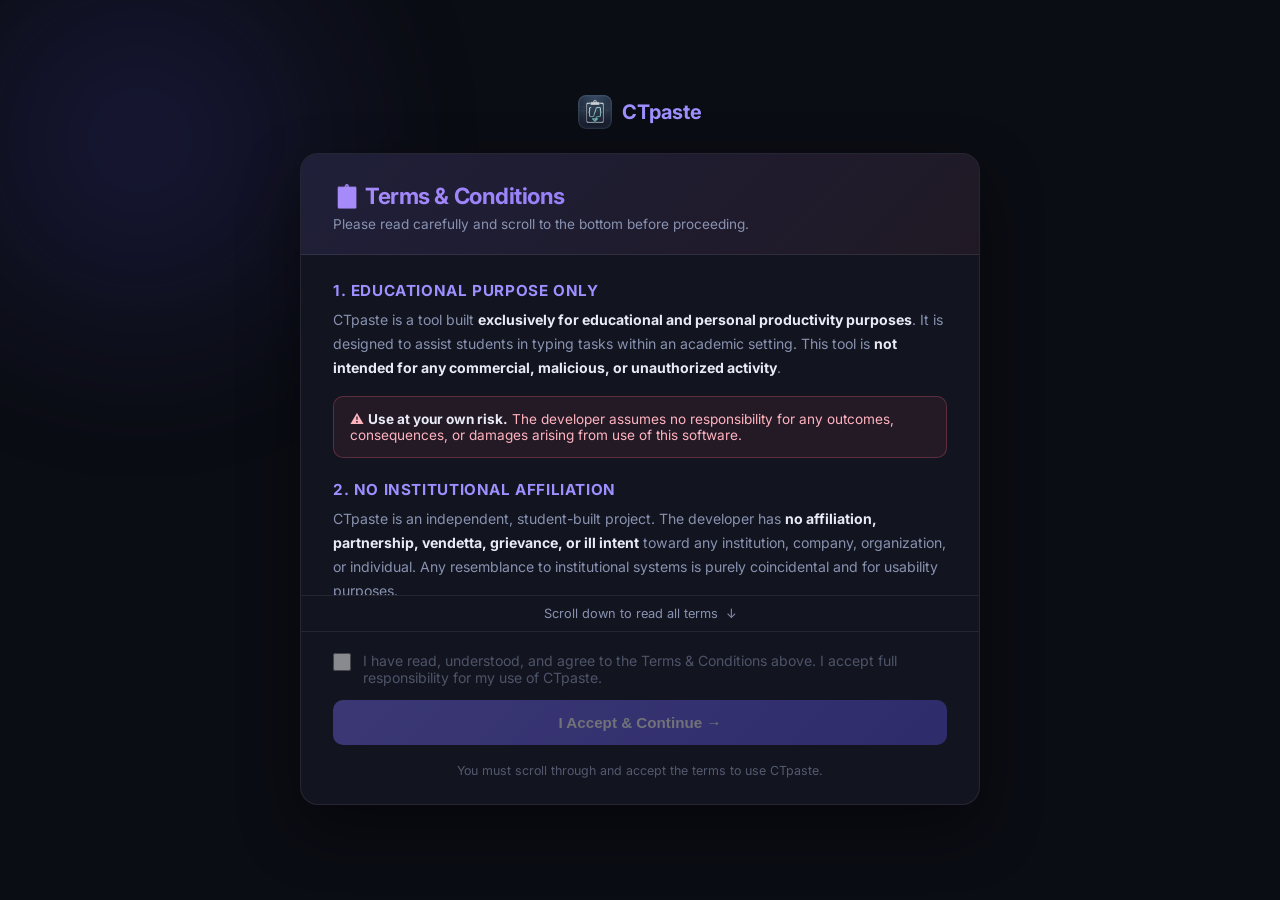
<file: terms.html>
<!DOCTYPE html>
<html lang="en">
<head>
    <meta charset="UTF-8">
    <meta name="viewport" content="width=device-width, initial-scale=1.0">
    <title>Terms & Conditions — CTpaste</title>
    <link rel="icon" type="image/png" href="assets/icon.png">
    <link rel="preconnect" href="https://fonts.googleapis.com">
    <link href="https://fonts.googleapis.com/css2?family=Inter:wght@400;500;600;700&display=swap" rel="stylesheet">
    <style>
        *, *::before, *::after { box-sizing: border-box; margin: 0; padding: 0; }

        :root {
            --bg: #0b0d14;
            --surface: #12141f;
            --surface2: #1a1d2e;
            --border: rgba(255,255,255,.08);
            --text: #e8eaf6;
            --text2: #8892b0;
            --accent: #7c6ef7;
            --accent-h: #9c8fff;
            --coral: #ff6b81;
            --green: #43e97b;
            --r: 14px;
        }

        body {
            font-family: 'Inter', sans-serif;
            background: var(--bg);
            color: var(--text);
            min-height: 100vh;
            display: flex;
            flex-direction: column;
            align-items: center;
            justify-content: center;
            padding: 24px 16px;
        }

        body::before {
            content: '';
            position: fixed;
            width: 480px; height: 480px;
            background: radial-gradient(circle, #5b4fe0, transparent 70%);
            border-radius: 50%;
            filter: blur(90px);
            opacity: .25;
            top: -100px; left: -100px;
            z-index: 0;
        }

        .tnc-wrapper {
            position: relative;
            z-index: 1;
            width: 100%;
            max-width: 680px;
        }

        .tnc-logo {
            display: flex;
            align-items: center;
            gap: 10px;
            font-size: 1.25rem;
            font-weight: 700;
            color: var(--accent-h);
            margin-bottom: 24px;
            justify-content: center;
        }

        .tnc-logo img { height: 34px; border-radius: 8px; }

        .tnc-card {
            background: var(--surface);
            border: 1px solid var(--border);
            border-radius: 18px;
            overflow: hidden;
            box-shadow: 0 24px 60px rgba(0,0,0,.45);
        }

        .tnc-header {
            padding: 28px 32px 22px;
            border-bottom: 1px solid var(--border);
            background: linear-gradient(135deg, rgba(124,110,247,.12), rgba(255,107,129,.06));
        }

        .tnc-header h1 {
            font-size: 1.4rem;
            font-weight: 700;
            letter-spacing: -.02em;
            background: linear-gradient(90deg, #a78bfa, #7c6ef7);
            -webkit-background-clip: text;
            -webkit-text-fill-color: transparent;
            background-clip: text;
        }

        .tnc-header p {
            margin-top: 6px;
            font-size: .85rem;
            color: var(--text2);
        }

        /* Scrollable body */
        .tnc-scroll {
            height: 340px;
            overflow-y: auto;
            padding: 26px 32px;
            scrollbar-width: thin;
            scrollbar-color: #3a3a5c transparent;
        }

        .tnc-scroll::-webkit-scrollbar { width: 5px; }
        .tnc-scroll::-webkit-scrollbar-track { background: transparent; }
        .tnc-scroll::-webkit-scrollbar-thumb { background: #3a3a5c; border-radius: 4px; }

        .tnc-scroll h2 {
            font-size: .95rem;
            font-weight: 700;
            color: var(--accent-h);
            margin: 22px 0 8px;
            text-transform: uppercase;
            letter-spacing: .04em;
        }

        .tnc-scroll h2:first-child { margin-top: 0; }

        .tnc-scroll p, .tnc-scroll li {
            font-size: .88rem;
            line-height: 1.7;
            color: var(--text2);
        }

        .tnc-scroll ul {
            margin: 8px 0 8px 20px;
        }

        .tnc-scroll li { margin-bottom: 4px; }

        .tnc-scroll strong { color: var(--text); }

        .tnc-scroll .warn-box {
            background: rgba(255,107,129,.08);
            border: 1px solid rgba(255,107,129,.25);
            border-radius: 10px;
            padding: 14px 16px;
            margin: 16px 0;
            font-size: .85rem;
            color: #ffb3bf;
        }

        /* Scroll progress */
        .scroll-hint {
            display: flex;
            align-items: center;
            justify-content: center;
            gap: 8px;
            padding: 10px 32px;
            font-size: .8rem;
            color: var(--text2);
            border-top: 1px solid var(--border);
            transition: opacity .3s;
        }

        .scroll-hint .arrow {
            animation: bounce 1.2s ease infinite;
        }

        @keyframes bounce {
            0%, 100% { transform: translateY(0); }
            50% { transform: translateY(4px); }
        }

        /* Footer */
        .tnc-footer {
            padding: 20px 32px 26px;
            border-top: 1px solid var(--border);
            display: flex;
            flex-direction: column;
            gap: 14px;
        }

        .tnc-check {
            display: flex;
            align-items: flex-start;
            gap: 12px;
            cursor: pointer;
            font-size: .88rem;
            color: var(--text2);
            opacity: .5;
            pointer-events: none;
            transition: opacity .3s;
        }

        .tnc-check.unlocked { opacity: 1; pointer-events: auto; }

        .tnc-check input[type=checkbox] {
            width: 18px; height: 18px;
            accent-color: var(--accent);
            flex-shrink: 0;
            margin-top: 1px;
            cursor: pointer;
        }

        .btn-accept {
            width: 100%;
            padding: 14px;
            border: none;
            border-radius: 10px;
            background: linear-gradient(135deg, #7c6ef7, #5b4fe0);
            color: #fff;
            font-size: .95rem;
            font-weight: 700;
            cursor: pointer;
            opacity: .4;
            pointer-events: none;
            transition: opacity .3s, transform .15s, box-shadow .2s;
        }

        .btn-accept.ready {
            opacity: 1;
            pointer-events: auto;
        }

        .btn-accept.ready:hover {
            transform: translateY(-1px);
            box-shadow: 0 8px 24px rgba(124,110,247,.35);
        }

        .btn-accept.ready:active { transform: translateY(0); }

        .back-note {
            text-align: center;
            font-size: .78rem;
            color: var(--text2);
            opacity: .55;
            margin-top: 4px;
        }
    </style>
</head>
<body>

<div class="tnc-wrapper">
    <div class="tnc-logo">
        <img src="assets/icon.png" alt="CTpaste"> CTpaste
    </div>

    <div class="tnc-card">
        <div class="tnc-header">
            <h1>📋 Terms & Conditions</h1>
            <p>Please read carefully and scroll to the bottom before proceeding.</p>
        </div>

        <div class="tnc-scroll" id="tncScroll">

            <h2>1. Educational Purpose Only</h2>
            <p>
                CTpaste is a tool built <strong>exclusively for educational and personal productivity purposes</strong>.
                It is designed to assist students in typing tasks within an academic setting.
                This tool is <strong>not intended for any commercial, malicious, or unauthorized activity</strong>.
            </p>

            <div class="warn-box">
                ⚠️ <strong>Use at your own risk.</strong> The developer assumes no responsibility for any outcomes, consequences, or damages arising from use of this software.
            </div>

            <h2>2. No Institutional Affiliation</h2>
            <p>
                CTpaste is an independent, student-built project. The developer has <strong>no affiliation, partnership, vendetta, grievance, or ill intent</strong> toward any institution, company, organization, or individual.
                Any resemblance to institutional systems is purely coincidental and for usability purposes.
            </p>

            <h2>3. Use at Your Own Risk</h2>
            <p>
                By using CTpaste, you acknowledge that:
            </p>
            <ul>
                <li>You are solely responsible for how you choose to use this tool.</li>
                <li>The developer is <strong>not liable</strong> for any academic penalties, data loss, system damage, or any other consequence resulting from use of this software.</li>
                <li>This software is provided <strong>"as is"</strong> without warranty of any kind, express or implied.</li>
            </ul>

            <h2>4. Credits & Payment</h2>
            <p>
                CTpaste operates on a <strong>credit-based system</strong>. Credits are used for typing automation features:
            </p>
            <ul>
                <li>Credits are deducted based on characters typed (formula: characters ÷ 1.5).</li>
                <li>Credits are topped up by the admin upon payment verification.</li>
                <li>Payments are <strong>non-refundable</strong> once credits are added.</li>
                <li>The developer reserves the right to revoke access at any time, for any reason, without prior notice.</li>
            </ul>

            <h2>5. Data & Privacy</h2>
            <p>
                CTpaste stores minimal user data (roll number, hashed password, credit balance) in Firebase for authentication and session continuity.
                <strong>No sensitive personal data is collected or shared</strong> with any third party.
                Clipboard content typed using CTpaste is processed locally on your device.
            </p>

            <h2>6. Prohibited Use</h2>
            <p>You agree <strong>not</strong> to:</p>
            <ul>
                <li>Use CTpaste in any manner that violates applicable laws or regulations.</li>
                <li>Attempt to reverse-engineer, decompile, or tamper with the software.</li>
                <li>Share account credentials with other users.</li>
                <li>Use CTpaste to cause harm, disruption, or damage to any system or individual.</li>
            </ul>

            <h2>7. Modifications & Termination</h2>
            <p>
                The developer reserves the right to modify, suspend, or discontinue CTpaste at any time without notice.
                These terms may be updated at any time. Continued use after changes constitutes acceptance of the new terms.
            </p>

            <h2>8. Disclaimer of Warranties</h2>
            <p>
                CTpaste is provided purely for <strong>educational purposes</strong>. The developer makes no guarantees regarding uptime, accuracy, or fitness for any particular purpose.
                <strong>The developer bears absolutely no responsibility</strong> for any loss of data, academic standing, or any other damage caused directly or indirectly by use of this software.
            </p>

            <div class="warn-box" style="border-color:rgba(124,110,247,.35);background:rgba(124,110,247,.08);color:#c4baff;">
                📌 By clicking "I Accept & Continue" below, you confirm that you have read, understood, and agree to all of the above terms. You accept full personal responsibility for your use of CTpaste.
            </div>

        </div>

        <div class="scroll-hint" id="scrollHint">
            <span>Scroll down to read all terms</span>
            <span class="arrow">↓</span>
        </div>

        <div class="tnc-footer">
            <label class="tnc-check" id="tncCheck">
                <input type="checkbox" id="tncCheckbox" onchange="onCheckChange()">
                <span>I have read, understood, and agree to the Terms &amp; Conditions above. I accept full responsibility for my use of CTpaste.</span>
            </label>
            <button class="btn-accept" id="btnAccept" onclick="acceptTerms()">
                I Accept &amp; Continue →
            </button>
            <p class="back-note">You must scroll through and accept the terms to use CTpaste.</p>
        </div>
    </div>
</div>

<script>
    // If already accepted in this session, skip
    if (sessionStorage.getItem('tnc_accepted') === '1') {
        // redirect to where they came from or auth
        const dest = sessionStorage.getItem('tnc_dest') || 'auth.html';
        window.location.replace(dest);
    }

    const scroll = document.getElementById('tncScroll');
    const checkLabel = document.getElementById('tncCheck');
    const checkBox = document.getElementById('tncCheckbox');
    const btnAccept = document.getElementById('btnAccept');
    const scrollHint = document.getElementById('scrollHint');
    let scrolled = false;

    scroll.addEventListener('scroll', () => {
        const atBottom = scroll.scrollTop + scroll.clientHeight >= scroll.scrollHeight - 24;
        if (atBottom && !scrolled) {
            scrolled = true;
            checkLabel.classList.add('unlocked');
            scrollHint.style.opacity = '0';
            scrollHint.style.pointerEvents = 'none';
        }
    });

    function onCheckChange() {
        if (checkBox.checked && scrolled) {
            btnAccept.classList.add('ready');
        } else {
            btnAccept.classList.remove('ready');
        }
    }

    function acceptTerms() {
        if (!scrolled || !checkBox.checked) return;
        sessionStorage.setItem('tnc_accepted', '1');
        const dest = sessionStorage.getItem('tnc_dest') || 'auth.html';
        window.location.href = dest;
    }
</script>

</body>
</html>
</file>
<file: style.css>
/* Ã¢â€¢ÂÃ¢â€¢ÂÃ¢â€¢ÂÃ¢â€¢ÂÃ¢â€¢ÂÃ¢â€¢ÂÃ¢â€¢ÂÃ¢â€¢ÂÃ¢â€¢ÂÃ¢â€¢ÂÃ¢â€¢ÂÃ¢â€¢ÂÃ¢â€¢ÂÃ¢â€¢ÂÃ¢â€¢ÂÃ¢â€¢ÂÃ¢â€¢ÂÃ¢â€¢ÂÃ¢â€¢ÂÃ¢â€¢ÂÃ¢â€¢ÂÃ¢â€¢ÂÃ¢â€¢ÂÃ¢â€¢ÂÃ¢â€¢ÂÃ¢â€¢ÂÃ¢â€¢ÂÃ¢â€¢ÂÃ¢â€¢ÂÃ¢â€¢ÂÃ¢â€¢ÂÃ¢â€¢ÂÃ¢â€¢ÂÃ¢â€¢ÂÃ¢â€¢ÂÃ¢â€¢ÂÃ¢â€¢ÂÃ¢â€¢ÂÃ¢â€¢ÂÃ¢â€¢ÂÃ¢â€¢ÂÃ¢â€¢ÂÃ¢â€¢ÂÃ¢â€¢ÂÃ¢â€¢ÂÃ¢â€¢ÂÃ¢â€¢ÂÃ¢â€¢ÂÃ¢â€¢ÂÃ¢â€¢ÂÃ¢â€¢ÂÃ¢â€¢ÂÃ¢â€¢ÂÃ¢â€¢ÂÃ¢â€¢Â
   CTpaste Ã¢â‚¬â€ Website Stylesheet v3
   Dark + Red  |  Redesigned Landing
   Ã¢â€¢ÂÃ¢â€¢ÂÃ¢â€¢ÂÃ¢â€¢ÂÃ¢â€¢ÂÃ¢â€¢ÂÃ¢â€¢ÂÃ¢â€¢ÂÃ¢â€¢ÂÃ¢â€¢ÂÃ¢â€¢ÂÃ¢â€¢ÂÃ¢â€¢ÂÃ¢â€¢ÂÃ¢â€¢ÂÃ¢â€¢ÂÃ¢â€¢ÂÃ¢â€¢ÂÃ¢â€¢ÂÃ¢â€¢ÂÃ¢â€¢ÂÃ¢â€¢ÂÃ¢â€¢ÂÃ¢â€¢ÂÃ¢â€¢ÂÃ¢â€¢ÂÃ¢â€¢ÂÃ¢â€¢ÂÃ¢â€¢ÂÃ¢â€¢ÂÃ¢â€¢ÂÃ¢â€¢ÂÃ¢â€¢ÂÃ¢â€¢ÂÃ¢â€¢ÂÃ¢â€¢ÂÃ¢â€¢ÂÃ¢â€¢ÂÃ¢â€¢ÂÃ¢â€¢ÂÃ¢â€¢ÂÃ¢â€¢ÂÃ¢â€¢ÂÃ¢â€¢ÂÃ¢â€¢ÂÃ¢â€¢ÂÃ¢â€¢ÂÃ¢â€¢ÂÃ¢â€¢ÂÃ¢â€¢ÂÃ¢â€¢ÂÃ¢â€¢ÂÃ¢â€¢ÂÃ¢â€¢ÂÃ¢â€¢Â */

@import url('https://fonts.googleapis.com/css2?family=Inter:wght@300;400;500;600;700;800&display=swap');

*, *::before, *::after { box-sizing: border-box; margin: 0; padding: 0; }

:root {
    --bg:       #0d1117;
    --bg2:      #161b22;
    --bg3:      #21262d;
    --border:   #30363d;
    --text:     #c9d1d9;
    --text2:    #8b949e;
    --text3:    #484f58;
    --accent:   #ff6b6b;
    --accent-d: #ef4444;
    --accent-h: #f87171;
    --green:    #3fb950;
    --yellow:   #d29922;
    --red:      #f85149;
    --purple:   #a78bfa;
    --r:  10px;
    --rl: 16px;
}

html { scroll-behavior: smooth; }

body {
    font-family: 'Inter', -apple-system, sans-serif;
    background: var(--bg);
    color: var(--text);
    line-height: 1.65;
    min-height: 100vh;
}

a { color: var(--accent); text-decoration: none; transition: color .2s; }
a:hover { color: var(--accent-h); }

code {
    background: var(--bg3);
    border: 1px solid var(--border);
    padding: 2px 7px;
    border-radius: 4px;
    font-size: .82rem;
    color: var(--accent);
    font-family: monospace;
}

/* Ã¢â€â‚¬Ã¢â€â‚¬ Layout Ã¢â€â‚¬Ã¢â€â‚¬Ã¢â€â‚¬Ã¢â€â‚¬Ã¢â€â‚¬Ã¢â€â‚¬Ã¢â€â‚¬Ã¢â€â‚¬Ã¢â€â‚¬Ã¢â€â‚¬Ã¢â€â‚¬Ã¢â€â‚¬Ã¢â€â‚¬Ã¢â€â‚¬Ã¢â€â‚¬Ã¢â€â‚¬Ã¢â€â‚¬Ã¢â€â‚¬Ã¢â€â‚¬Ã¢â€â‚¬Ã¢â€â‚¬Ã¢â€â‚¬Ã¢â€â‚¬Ã¢â€â‚¬Ã¢â€â‚¬Ã¢â€â‚¬Ã¢â€â‚¬Ã¢â€â‚¬Ã¢â€â‚¬Ã¢â€â‚¬Ã¢â€â‚¬Ã¢â€â‚¬Ã¢â€â‚¬Ã¢â€â‚¬Ã¢â€â‚¬Ã¢â€â‚¬Ã¢â€â‚¬Ã¢â€â‚¬Ã¢â€â‚¬ */
.container {
    max-width: 1040px;
    margin: 0 auto;
    padding: 0 28px;
}

/* Ã¢â€â‚¬Ã¢â€â‚¬ Navbar Ã¢â€â‚¬Ã¢â€â‚¬Ã¢â€â‚¬Ã¢â€â‚¬Ã¢â€â‚¬Ã¢â€â‚¬Ã¢â€â‚¬Ã¢â€â‚¬Ã¢â€â‚¬Ã¢â€â‚¬Ã¢â€â‚¬Ã¢â€â‚¬Ã¢â€â‚¬Ã¢â€â‚¬Ã¢â€â‚¬Ã¢â€â‚¬Ã¢â€â‚¬Ã¢â€â‚¬Ã¢â€â‚¬Ã¢â€â‚¬Ã¢â€â‚¬Ã¢â€â‚¬Ã¢â€â‚¬Ã¢â€â‚¬Ã¢â€â‚¬Ã¢â€â‚¬Ã¢â€â‚¬Ã¢â€â‚¬Ã¢â€â‚¬Ã¢â€â‚¬Ã¢â€â‚¬Ã¢â€â‚¬Ã¢â€â‚¬Ã¢â€â‚¬Ã¢â€â‚¬Ã¢â€â‚¬Ã¢â€â‚¬Ã¢â€â‚¬Ã¢â€â‚¬ */
.navbar {
    position: fixed;
    top: 0; left: 0; right: 0;
    z-index: 100;
    background: rgba(13,17,23,.92);
    backdrop-filter: blur(16px);
    border-bottom: 1px solid var(--border);
    padding: 13px 0;
}

.nav-inner {
    display: flex;
    align-items: center;
    justify-content: space-between;
    gap: 24px;
}

.nav-brand {
    display: flex;
    align-items: center;
    gap: 10px;
    font-size: 1.15rem;
    font-weight: 800;
    color: var(--accent);
    letter-spacing: .2px;
    flex-shrink: 0;
}

.nav-brand img {
    height: 26px;
    border-radius: 6px;
}

.nav-links {
    display: flex;
    gap: 4px;
    list-style: none;
    align-items: center;
}

.nav-links a {
    color: var(--text2);
    font-size: .875rem;
    font-weight: 500;
    padding: 6px 12px;
    border-radius: 6px;
    transition: background .15s, color .15s;
}

.nav-links a:hover {
    color: var(--text);
    background: var(--bg3);
}

.nav-cta {
    background: var(--accent-d);
    color: #fff !important;
    padding: 7px 18px;
    border-radius: 7px;
    font-weight: 600;
    font-size: .875rem;
    flex-shrink: 0;
    transition: background .2s;
}

.nav-cta:hover { background: var(--accent-h) !important; }

/* Ã¢â€â‚¬Ã¢â€â‚¬ Buttons Ã¢â€â‚¬Ã¢â€â‚¬Ã¢â€â‚¬Ã¢â€â‚¬Ã¢â€â‚¬Ã¢â€â‚¬Ã¢â€â‚¬Ã¢â€â‚¬Ã¢â€â‚¬Ã¢â€â‚¬Ã¢â€â‚¬Ã¢â€â‚¬Ã¢â€â‚¬Ã¢â€â‚¬Ã¢â€â‚¬Ã¢â€â‚¬Ã¢â€â‚¬Ã¢â€â‚¬Ã¢â€â‚¬Ã¢â€â‚¬Ã¢â€â‚¬Ã¢â€â‚¬Ã¢â€â‚¬Ã¢â€â‚¬Ã¢â€â‚¬Ã¢â€â‚¬Ã¢â€â‚¬Ã¢â€â‚¬Ã¢â€â‚¬Ã¢â€â‚¬Ã¢â€â‚¬Ã¢â€â‚¬Ã¢â€â‚¬Ã¢â€â‚¬Ã¢â€â‚¬Ã¢â€â‚¬Ã¢â€â‚¬Ã¢â€â‚¬Ã¢â€â‚¬ */
.btn {
    display: inline-flex;
    align-items: center;
    justify-content: center;
    gap: 8px;
    padding: 10px 22px;
    border-radius: 8px;
    font-weight: 600;
    font-size: .9rem;
    border: none;
    cursor: pointer;
    transition: all .2s;
    text-decoration: none;
    font-family: inherit;
}

.btn-lg { padding: 13px 28px; font-size: 1rem; }
.btn-sm { padding: 8px 16px; font-size: .83rem; }
.btn-xs { padding: 5px 12px; font-size: .78rem; }
.btn-full { width: 100%; }

.btn-primary { background: var(--accent-d); color: #fff; }
.btn-primary:hover { background: var(--accent-h); color: #fff; }

.btn-outline {
    background: transparent;
    color: var(--text);
    border: 1px solid var(--border);
}
.btn-outline:hover { border-color: var(--accent); color: var(--accent); }

.btn-ghost {
    background: transparent;
    color: var(--text2);
    border: none;
}
.btn-ghost:hover { color: var(--text); }

.btn-green  { background: var(--green); color: #fff; }
.btn-green:hover { background: #2ea043; color: #fff; }

.btn-red    { background: rgba(248,81,73,.15); color: var(--red); border: 1px solid rgba(248,81,73,.3); }
.btn-red:hover { background: rgba(248,81,73,.25); }

.btn-amber  { background: rgba(210,153,34,.15); color: var(--yellow); border: 1px solid rgba(210,153,34,.3); }
.btn-amber:hover { background: rgba(210,153,34,.25); }

.btn-disabled { background: var(--bg3); color: var(--text3); cursor: not-allowed; pointer-events: none; }

.btn-ai { background: linear-gradient(135deg,#7c3aed,#a855f7); color: #fff; }
.btn-ai:hover { background: linear-gradient(135deg,#6d28d9,#9333ea); color: #fff; }

/* Ã¢â€â‚¬Ã¢â€â‚¬ Section base Ã¢â€â‚¬Ã¢â€â‚¬Ã¢â€â‚¬Ã¢â€â‚¬Ã¢â€â‚¬Ã¢â€â‚¬Ã¢â€â‚¬Ã¢â€â‚¬Ã¢â€â‚¬Ã¢â€â‚¬Ã¢â€â‚¬Ã¢â€â‚¬Ã¢â€â‚¬Ã¢â€â‚¬Ã¢â€â‚¬Ã¢â€â‚¬Ã¢â€â‚¬Ã¢â€â‚¬Ã¢â€â‚¬Ã¢â€â‚¬Ã¢â€â‚¬Ã¢â€â‚¬Ã¢â€â‚¬Ã¢â€â‚¬Ã¢â€â‚¬Ã¢â€â‚¬Ã¢â€â‚¬Ã¢â€â‚¬Ã¢â€â‚¬Ã¢â€â‚¬Ã¢â€â‚¬Ã¢â€â‚¬Ã¢â€â‚¬Ã¢â€â‚¬ */
section { padding: 88px 0; }

.section-alt { background: var(--bg2); }
.alt-bg { background: var(--bg2); }

.section-header {
    text-align: center;
    margin-bottom: 52px;
}

.section-header h2 {
    font-size: 2rem;
    font-weight: 800;
    margin-bottom: 10px;
    letter-spacing: -.3px;
}

.section-header p {
    color: var(--text2);
    font-size: 1.05rem;
    max-width: 520px;
    margin: 0 auto;
}

/* Legacy helpers kept for dashboard/auth */
.section-title  { font-size: 1.9rem; font-weight: 700; margin-bottom: 8px; }
.section-subtitle { color: var(--text2); margin-bottom: 44px; font-size: 1rem; }

/* Ã¢â€â‚¬Ã¢â€â‚¬ Cards Ã¢â€â‚¬Ã¢â€â‚¬Ã¢â€â‚¬Ã¢â€â‚¬Ã¢â€â‚¬Ã¢â€â‚¬Ã¢â€â‚¬Ã¢â€â‚¬Ã¢â€â‚¬Ã¢â€â‚¬Ã¢â€â‚¬Ã¢â€â‚¬Ã¢â€â‚¬Ã¢â€â‚¬Ã¢â€â‚¬Ã¢â€â‚¬Ã¢â€â‚¬Ã¢â€â‚¬Ã¢â€â‚¬Ã¢â€â‚¬Ã¢â€â‚¬Ã¢â€â‚¬Ã¢â€â‚¬Ã¢â€â‚¬Ã¢â€â‚¬Ã¢â€â‚¬Ã¢â€â‚¬Ã¢â€â‚¬Ã¢â€â‚¬Ã¢â€â‚¬Ã¢â€â‚¬Ã¢â€â‚¬Ã¢â€â‚¬Ã¢â€â‚¬Ã¢â€â‚¬Ã¢â€â‚¬Ã¢â€â‚¬Ã¢â€â‚¬Ã¢â€â‚¬Ã¢â€â‚¬Ã¢â€â‚¬ */
.card {
    background: var(--bg2);
    border: 1px solid var(--border);
    border-radius: var(--rl);
    padding: 28px;
    transition: border-color .25s, box-shadow .25s;
}
.card:hover { border-color: var(--accent); box-shadow: 0 0 0 1px rgba(88,166,255,.08); }

.card-flat { border-radius: var(--rl); background: var(--bg2); border: 1px solid var(--border); padding: 28px; }

/* Ã¢â€â‚¬Ã¢â€â‚¬ Hero Ã¢â€â‚¬Ã¢â€â‚¬Ã¢â€â‚¬Ã¢â€â‚¬Ã¢â€â‚¬Ã¢â€â‚¬Ã¢â€â‚¬Ã¢â€â‚¬Ã¢â€â‚¬Ã¢â€â‚¬Ã¢â€â‚¬Ã¢â€â‚¬Ã¢â€â‚¬Ã¢â€â‚¬Ã¢â€â‚¬Ã¢â€â‚¬Ã¢â€â‚¬Ã¢â€â‚¬Ã¢â€â‚¬Ã¢â€â‚¬Ã¢â€â‚¬Ã¢â€â‚¬Ã¢â€â‚¬Ã¢â€â‚¬Ã¢â€â‚¬Ã¢â€â‚¬Ã¢â€â‚¬Ã¢â€â‚¬Ã¢â€â‚¬Ã¢â€â‚¬Ã¢â€â‚¬Ã¢â€â‚¬Ã¢â€â‚¬Ã¢â€â‚¬Ã¢â€â‚¬Ã¢â€â‚¬Ã¢â€â‚¬Ã¢â€â‚¬Ã¢â€â‚¬Ã¢â€â‚¬Ã¢â€â‚¬ */
.hero {
    padding: 155px 0 96px;
    text-align: center;
    position: relative;
    overflow: hidden;
}

.hero-glow {
    position: absolute;
    top: -120px;
    left: 50%;
    transform: translateX(-50%);
    width: 700px;
    height: 500px;
    background: radial-gradient(ellipse at center,
        rgba(31,111,235,.18) 0%,
        rgba(124,58,237,.08) 50%,
        transparent 70%);
    pointer-events: none;
    border-radius: 50%;
}

.hero-inner { position: relative; z-index: 1; }

.hero-eyebrow {
    display: inline-block;
    background: rgba(88,166,255,.1);
    border: 1px solid rgba(88,166,255,.25);
    color: var(--accent);
    font-size: .8rem;
    font-weight: 600;
    padding: 5px 14px;
    border-radius: 20px;
    margin-bottom: 22px;
    letter-spacing: .3px;
}

.hero h1 {
    font-size: 3.4rem;
    font-weight: 800;
    line-height: 1.12;
    margin-bottom: 20px;
    color: var(--text);
    letter-spacing: -.5px;
}

.hero-gradient {
    background: linear-gradient(135deg, var(--accent) 0%, var(--purple) 100%);
    -webkit-background-clip: text;
    -webkit-text-fill-color: transparent;
    background-clip: text;
}

.hero-sub {
    font-size: 1.15rem;
    color: var(--text2);
    max-width: 560px;
    margin: 0 auto 36px;
    line-height: 1.7;
}

.hero-actions {
    display: flex;
    gap: 14px;
    justify-content: center;
    flex-wrap: wrap;
    margin-bottom: 52px;
}

.hero-stats {
    display: inline-flex;
    align-items: center;
    gap: 0;
    background: var(--bg2);
    border: 1px solid var(--border);
    border-radius: 40px;
    padding: 10px 28px;
    font-size: .85rem;
    color: var(--text2);
    gap: 20px;
}

.hero-stat span {
    color: var(--text);
    font-weight: 700;
}

.hero-stat-div {
    width: 1px;
    height: 16px;
    background: var(--border);
}

/* Ã¢â€â‚¬Ã¢â€â‚¬ Features Ã¢â€â‚¬Ã¢â€â‚¬Ã¢â€â‚¬Ã¢â€â‚¬Ã¢â€â‚¬Ã¢â€â‚¬Ã¢â€â‚¬Ã¢â€â‚¬Ã¢â€â‚¬Ã¢â€â‚¬Ã¢â€â‚¬Ã¢â€â‚¬Ã¢â€â‚¬Ã¢â€â‚¬Ã¢â€â‚¬Ã¢â€â‚¬Ã¢â€â‚¬Ã¢â€â‚¬Ã¢â€â‚¬Ã¢â€â‚¬Ã¢â€â‚¬Ã¢â€â‚¬Ã¢â€â‚¬Ã¢â€â‚¬Ã¢â€â‚¬Ã¢â€â‚¬Ã¢â€â‚¬Ã¢â€â‚¬Ã¢â€â‚¬Ã¢â€â‚¬Ã¢â€â‚¬Ã¢â€â‚¬Ã¢â€â‚¬Ã¢â€â‚¬Ã¢â€â‚¬Ã¢â€â‚¬Ã¢â€â‚¬ */
.features-grid {
    display: grid;
    grid-template-columns: repeat(auto-fit, minmax(200px, 1fr));
    gap: 16px;
}

.feature-card {
    background: var(--bg);
    border: 1px solid var(--border);
    border-radius: var(--rl);
    padding: 26px 22px;
    transition: border-color .25s, transform .2s, box-shadow .25s;
}

.feature-card:hover {
    border-color: var(--accent);
    transform: translateY(-2px);
    box-shadow: 0 8px 24px rgba(0,0,0,.3);
}

.feature-card-ai {
    border-color: rgba(139,92,246,.4);
    background: linear-gradient(145deg, #141020, #1a1030);
}

.feature-card-ai:hover {
    border-color: rgba(167,139,250,.7);
    box-shadow: 0 8px 28px rgba(124,58,237,.15);
}

.feature-icon-wrap {
    width: 42px;
    height: 42px;
    border-radius: 10px;
    background: rgba(31,111,235,.12);
    color: var(--accent);
    display: flex;
    align-items: center;
    justify-content: center;
    margin-bottom: 16px;
}

.feature-icon-ai {
    background: rgba(124,58,237,.15);
    color: #a78bfa;
}

.feature-card h3 {
    font-size: 1rem;
    font-weight: 700;
    margin-bottom: 8px;
    color: var(--text);
}

.feature-card-ai h3 { color: #c084fc; }

.feature-card p {
    color: var(--text2);
    font-size: .87rem;
    line-height: 1.6;
}

.feature-badge-row {
    display: flex;
    align-items: center;
    gap: 8px;
    margin-bottom: 8px;
}

.feature-badge-row h3 { margin-bottom: 0; }

/* Ã¢â€â‚¬Ã¢â€â‚¬ Badges Ã¢â€â‚¬Ã¢â€â‚¬Ã¢â€â‚¬Ã¢â€â‚¬Ã¢â€â‚¬Ã¢â€â‚¬Ã¢â€â‚¬Ã¢â€â‚¬Ã¢â€â‚¬Ã¢â€â‚¬Ã¢â€â‚¬Ã¢â€â‚¬Ã¢â€â‚¬Ã¢â€â‚¬Ã¢â€â‚¬Ã¢â€â‚¬Ã¢â€â‚¬Ã¢â€â‚¬Ã¢â€â‚¬Ã¢â€â‚¬Ã¢â€â‚¬Ã¢â€â‚¬Ã¢â€â‚¬Ã¢â€â‚¬Ã¢â€â‚¬Ã¢â€â‚¬Ã¢â€â‚¬Ã¢â€â‚¬Ã¢â€â‚¬Ã¢â€â‚¬Ã¢â€â‚¬Ã¢â€â‚¬Ã¢â€â‚¬Ã¢â€â‚¬Ã¢â€â‚¬Ã¢â€â‚¬Ã¢â€â‚¬Ã¢â€â‚¬Ã¢â€â‚¬ */
.badge-new {
    font-size: .6rem;
    background: #7c3aed;
    color: #fff;
    border-radius: 5px;
    padding: 2px 7px;
    font-weight: 700;
    letter-spacing: .3px;
    vertical-align: middle;
    text-transform: uppercase;
}

.badge-ai-addon {
    font-size: .58rem;
    background: rgba(124,58,237,.3);
    color: #a78bfa;
    border: 1px solid rgba(124,58,237,.4);
    border-radius: 4px;
    padding: 2px 6px;
    font-weight: 700;
    vertical-align: middle;
    text-transform: uppercase;
}

/* Ã¢â€â‚¬Ã¢â€â‚¬ Guide Ã¢â‚¬â€ Timeline Ã¢â€â‚¬Ã¢â€â‚¬Ã¢â€â‚¬Ã¢â€â‚¬Ã¢â€â‚¬Ã¢â€â‚¬Ã¢â€â‚¬Ã¢â€â‚¬Ã¢â€â‚¬Ã¢â€â‚¬Ã¢â€â‚¬Ã¢â€â‚¬Ã¢â€â‚¬Ã¢â€â‚¬Ã¢â€â‚¬Ã¢â€â‚¬Ã¢â€â‚¬Ã¢â€â‚¬Ã¢â€â‚¬Ã¢â€â‚¬Ã¢â€â‚¬Ã¢â€â‚¬Ã¢â€â‚¬Ã¢â€â‚¬Ã¢â€â‚¬Ã¢â€â‚¬Ã¢â€â‚¬Ã¢â€â‚¬Ã¢â€â‚¬ */
.timeline {
    position: relative;
    margin-bottom: 40px;
}

.timeline::before {
    content: '';
    position: absolute;
    left: 22px;
    top: 0;
    bottom: 0;
    width: 2px;
    background: linear-gradient(to bottom, var(--accent-d), rgba(124,58,237,.5), transparent);
}

.timeline-item {
    display: flex;
    gap: 24px;
    margin-bottom: 0;
    padding: 0 0 28px 0;
    position: relative;
}

.timeline-marker {
    width: 44px;
    height: 44px;
    border-radius: 50%;
    background: var(--accent-d);
    color: #fff;
    font-weight: 800;
    font-size: .88rem;
    display: flex;
    align-items: center;
    justify-content: center;
    flex-shrink: 0;
    border: 3px solid var(--bg);
    position: relative;
    z-index: 1;
    box-shadow: 0 0 0 3px rgba(31,111,235,.2);
}

.timeline-item-ai .timeline-marker,
.timeline-marker-ai {
    background: linear-gradient(135deg, #7c3aed, #a855f7);
    font-size: .75rem;
    font-weight: 800;
    box-shadow: 0 0 0 3px rgba(124,58,237,.2);
}

.timeline-content {
    flex: 1;
    background: var(--bg2);
    border: 1px solid var(--border);
    border-radius: var(--rl);
    padding: 20px 24px;
    transition: border-color .2s;
}

.timeline-item-ai .timeline-content {
    border-color: rgba(139,92,246,.3);
    background: linear-gradient(145deg, #141020, #1a1030);
}

.timeline-content h3 {
    font-size: 1.05rem;
    font-weight: 700;
    margin-bottom: 8px;
    display: flex;
    align-items: center;
    gap: 8px;
}

.timeline-item-ai .timeline-content h3 { color: #c084fc; }

.timeline-content p {
    color: var(--text2);
    font-size: .9rem;
    line-height: 1.65;
}

.timeline-content p + p { margin-top: 8px; }

/* AI hotkey list inside timeline */
.ai-hotkey-list {
    margin: 14px 0 10px;
    display: flex;
    flex-direction: column;
    gap: 9px;
}

.ai-hotkey {
    display: flex;
    align-items: center;
    gap: 12px;
    font-size: .87rem;
    color: var(--text2);
}

.ai-hotkey span { line-height: 1.4; }

/* KBD styles */
.kbd-purple { background:#2d1f5e; color:#a78bfa; border:1px solid #4c3480; border-radius:6px; padding:3px 10px; font-size:.82rem; font-family:monospace; font-weight:bold; white-space:nowrap; }
.kbd-green  { background:#0d2d22; color:#34d399; border:1px solid #1a5c43; border-radius:6px; padding:3px 10px; font-size:.82rem; font-family:monospace; font-weight:bold; white-space:nowrap; }
.kbd-indigo { background:#1a1a38; color:#818cf8; border:1px solid #3730a3; border-radius:6px; padding:3px 10px; font-size:.82rem; font-family:monospace; font-weight:bold; white-space:nowrap; }
.kbd-red    { background:#2d1010; color:#f87171; border:1px solid #7f1d1d; border-radius:6px; padding:3px 10px; font-size:.82rem; font-family:monospace; font-weight:bold; white-space:nowrap; }

.ai-tip-note { margin-top: 10px; font-size:.82rem; color:#9d8fc8; }

/* Ã¢â€â‚¬Ã¢â€â‚¬ Requirements box Ã¢â€â‚¬Ã¢â€â‚¬Ã¢â€â‚¬Ã¢â€â‚¬Ã¢â€â‚¬Ã¢â€â‚¬Ã¢â€â‚¬Ã¢â€â‚¬Ã¢â€â‚¬Ã¢â€â‚¬Ã¢â€â‚¬Ã¢â€â‚¬Ã¢â€â‚¬Ã¢â€â‚¬Ã¢â€â‚¬Ã¢â€â‚¬Ã¢â€â‚¬Ã¢â€â‚¬Ã¢â€â‚¬Ã¢â€â‚¬Ã¢â€â‚¬Ã¢â€â‚¬Ã¢â€â‚¬Ã¢â€â‚¬Ã¢â€â‚¬Ã¢â€â‚¬Ã¢â€â‚¬Ã¢â€â‚¬Ã¢â€â‚¬ */
.req-box {
    display: flex;
    gap: 16px;
    align-items: flex-start;
    background: rgba(31,111,235,.06);
    border: 1px solid rgba(88,166,255,.2);
    border-radius: var(--rl);
    padding: 20px 24px;
    margin-bottom: 32px;
}

.req-icon {
    width: 32px;
    height: 32px;
    border-radius: 8px;
    background: rgba(88,166,255,.12);
    color: var(--accent);
    display: flex;
    align-items: center;
    justify-content: center;
    flex-shrink: 0;
    margin-top: 2px;
}

.req-box h4 {
    color: var(--accent);
    font-size: .9rem;
    font-weight: 700;
    margin-bottom: 10px;
}

.req-box ul {
    list-style: none;
    font-size: .87rem;
    color: var(--text2);
}

.req-box ul li { padding: 3px 0; }
.req-box ul li::before { content: "- "; color: var(--accent); }

/* Ã¢â€â‚¬Ã¢â€â‚¬ Tips Box Ã¢â€â‚¬Ã¢â€â‚¬Ã¢â€â‚¬Ã¢â€â‚¬Ã¢â€â‚¬Ã¢â€â‚¬Ã¢â€â‚¬Ã¢â€â‚¬Ã¢â€â‚¬Ã¢â€â‚¬Ã¢â€â‚¬Ã¢â€â‚¬Ã¢â€â‚¬Ã¢â€â‚¬Ã¢â€â‚¬Ã¢â€â‚¬Ã¢â€â‚¬Ã¢â€â‚¬Ã¢â€â‚¬Ã¢â€â‚¬Ã¢â€â‚¬Ã¢â€â‚¬Ã¢â€â‚¬Ã¢â€â‚¬Ã¢â€â‚¬Ã¢â€â‚¬Ã¢â€â‚¬Ã¢â€â‚¬Ã¢â€â‚¬Ã¢â€â‚¬Ã¢â€â‚¬Ã¢â€â‚¬Ã¢â€â‚¬Ã¢â€â‚¬Ã¢â€â‚¬Ã¢â€â‚¬Ã¢â€â‚¬ */
.tips-box {
    margin-top: 28px;
    background: var(--bg2);
    border: 1px solid var(--border);
    border-radius: var(--rl);
    padding: 22px 26px;
}

.tips-box h3 {
    font-size: .9rem;
    font-weight: 700;
    color: var(--accent);
    margin-bottom: 14px;
    display: flex;
    align-items: center;
    gap: 8px;
}

.tips-box ul {
    list-style: none;
    font-size: .87rem;
    color: var(--text2);
    display: grid;
    grid-template-columns: 1fr 1fr;
    gap: 6px 32px;
}

.tips-box ul li::before { content: "- "; color: var(--accent); }

/* Ã¢â€â‚¬Ã¢â€â‚¬ Linux Guide Ã¢â€â‚¬Ã¢â€â‚¬Ã¢â€â‚¬Ã¢â€â‚¬Ã¢â€â‚¬Ã¢â€â‚¬Ã¢â€â‚¬Ã¢â€â‚¬Ã¢â€â‚¬Ã¢â€â‚¬Ã¢â€â‚¬Ã¢â€â‚¬Ã¢â€â‚¬Ã¢â€â‚¬Ã¢â€â‚¬Ã¢â€â‚¬Ã¢â€â‚¬Ã¢â€â‚¬Ã¢â€â‚¬Ã¢â€â‚¬Ã¢â€â‚¬Ã¢â€â‚¬Ã¢â€â‚¬Ã¢â€â‚¬Ã¢â€â‚¬Ã¢â€â‚¬Ã¢â€â‚¬Ã¢â€â‚¬Ã¢â€â‚¬Ã¢â€â‚¬Ã¢â€â‚¬Ã¢â€â‚¬Ã¢â€â‚¬Ã¢â€â‚¬ */
.linux-guide {
    margin-top: 20px;
    background: var(--bg);
    border: 1px solid var(--border);
    border-left: 4px solid var(--accent);
    border-radius: 10px;
    padding: 22px 26px;
}

.linux-guide h3 { font-size: 1rem; font-weight: 700; margin-bottom: 10px; color: #fff; }

.linux-guide p { color: var(--text2); font-size: .88rem; margin-bottom: 14px; }

.linux-guide ol {
    color: var(--text2);
    font-size: .88rem;
    line-height: 2;
    margin: 0 0 14px 20px;
}

.linux-guide .warning-note { color: #ffb74d; font-size: .83rem; margin: 0; }

.code-green { color: #43e97b; font-family: monospace; }

/* Ã¢â€â‚¬Ã¢â€â‚¬ Download Ã¢â‚¬â€ horizontal cards Ã¢â€â‚¬Ã¢â€â‚¬Ã¢â€â‚¬Ã¢â€â‚¬Ã¢â€â‚¬Ã¢â€â‚¬Ã¢â€â‚¬Ã¢â€â‚¬Ã¢â€â‚¬Ã¢â€â‚¬Ã¢â€â‚¬Ã¢â€â‚¬Ã¢â€â‚¬Ã¢â€â‚¬Ã¢â€â‚¬Ã¢â€â‚¬Ã¢â€â‚¬ */
.download-grid {
    display: grid;
    grid-template-columns: repeat(3, minmax(220px, 1fr));
    gap: 14px;
}

.download-card {
    display: flex;
    flex-direction: column;
    align-items: flex-start;
    gap: 14px;
    background: var(--bg);
    border: 1px solid var(--border);
    border-radius: var(--rl);
    padding: 18px;
    transition: border-color .25s;
}

.download-card:hover { border-color: var(--accent); }

.download-os-icon {
    flex-shrink: 0;
    width: 56px;
    display: flex;
    align-items: center;
    justify-content: center;
}

.download-info {
    flex: 1;
    width: 100%;
}

.download-info h3 {
    font-size: 1.05rem;
    font-weight: 700;
    margin-bottom: 4px;
}

.download-meta {
    font-size: .82rem;
    color: var(--text2);
}

.download-card > div:last-child { width: 100%; }

.download-card .btn {
    width: 100%;
    justify-content: center;
}

.download-note {
    margin-top: 8px;
    font-size: .9rem;
    color: var(--text2);
}

.download-note a {
    color: var(--accent);
    font-weight: 600;
}

.download-note a:hover { text-decoration: underline; }

.login-gate-msg {
    font-size: .82rem;
    color: var(--yellow);
    margin-top: 8px;
    text-align: center;
}

@media (max-width: 1100px) {
    .download-grid { grid-template-columns: repeat(2, minmax(220px, 1fr)); }
}

/* Ã¢â€â‚¬Ã¢â€â‚¬ Pricing Ã¢â€â‚¬Ã¢â€â‚¬Ã¢â€â‚¬Ã¢â€â‚¬Ã¢â€â‚¬Ã¢â€â‚¬Ã¢â€â‚¬Ã¢â€â‚¬Ã¢â€â‚¬Ã¢â€â‚¬Ã¢â€â‚¬Ã¢â€â‚¬Ã¢â€â‚¬Ã¢â€â‚¬Ã¢â€â‚¬Ã¢â€â‚¬Ã¢â€â‚¬Ã¢â€â‚¬Ã¢â€â‚¬Ã¢â€â‚¬Ã¢â€â‚¬Ã¢â€â‚¬Ã¢â€â‚¬Ã¢â€â‚¬Ã¢â€â‚¬Ã¢â€â‚¬Ã¢â€â‚¬Ã¢â€â‚¬Ã¢â€â‚¬Ã¢â€â‚¬Ã¢â€â‚¬Ã¢â€â‚¬Ã¢â€â‚¬Ã¢â€â‚¬Ã¢â€â‚¬Ã¢â€â‚¬Ã¢â€â‚¬Ã¢â€â‚¬Ã¢â€â‚¬ */
.pricing-grid {
    display: grid;
    grid-template-columns: repeat(auto-fit, minmax(180px, 1fr));
    gap: 16px;
    align-items: stretch;
}

.pricing-card {
    background: var(--bg2);
    border: 1px solid var(--border);
    border-radius: var(--rl);
    padding: 28px 22px;
    position: relative;
    transition: border-color .25s, box-shadow .25s;
    display: flex;
    flex-direction: column;
    height: 100%;
}

.pricing-card:hover { border-color: var(--accent-d); }

.pricing-card-featured {
    border-color: var(--accent);
    box-shadow: 0 0 32px rgba(31,111,235,.14);
}

.pricing-card-ai {
    border-color: rgba(139,92,246,.45);
    background: linear-gradient(155deg, #141020 60%, #1a1030);
}

.pricing-card-ai:hover { border-color: rgba(167,139,250,.7); }

.plan-badge {
    position: absolute;
    top: -12px;
    left: 50%;
    transform: translateX(-50%);
    background: var(--accent-d);
    color: #fff;
    font-size: .65rem;
    font-weight: 700;
    padding: 4px 14px;
    border-radius: 20px;
    letter-spacing: .8px;
    white-space: nowrap;
}

.plan-badge-ai { background: linear-gradient(135deg,#7c3aed,#a855f7); }

.plan-header {
    margin-bottom: 20px;
    min-height: 96px;
}

.plan-header h3 {
    font-size: 1rem;
    font-weight: 700;
    margin-bottom: 6px;
}

.plan-name-ai { color: #c084fc; }

.plan-price {
    font-size: 2rem;
    font-weight: 800;
    line-height: 1.1;
    margin-bottom: 4px;
}

.plan-price span { font-size: .85rem; font-weight: 400; color: var(--text2); }

.plan-price-ai { color: #a78bfa; }

.plan-sub { font-size: .8rem; color: var(--text2); }
.plan-sub-ai { color: #9d8fc8; }

.plan-features {
    list-style: none;
    font-size: .83rem;
    color: var(--text2);
    margin-bottom: 22px;
    flex: 1;
}

.plan-features li {
    padding: 5px 0;
    display: flex;
    align-items: flex-start;
    gap: 8px;
    border-bottom: 1px solid rgba(48,54,61,.5);
}

.plan-features li:last-child { border-bottom: none; }

.plan-features li::before {
    content: "\2713";
    color: var(--green);
    font-weight: 700;
    flex-shrink: 0;
    font-size: .85rem;
}

.pricing-note {
    text-align: center;
    color: var(--text2);
    font-size: .85rem;
    margin-top: 28px;
    padding: 14px 20px;
    background: var(--bg2);
    border: 1px solid var(--border);
    border-radius: 10px;
}

.pricing-note strong { color: var(--text); }

/* Ã¢â€â‚¬Ã¢â€â‚¬ Util Ã¢â€â‚¬Ã¢â€â‚¬Ã¢â€â‚¬Ã¢â€â‚¬Ã¢â€â‚¬Ã¢â€â‚¬Ã¢â€â‚¬Ã¢â€â‚¬Ã¢â€â‚¬Ã¢â€â‚¬Ã¢â€â‚¬Ã¢â€â‚¬Ã¢â€â‚¬Ã¢â€â‚¬Ã¢â€â‚¬Ã¢â€â‚¬Ã¢â€â‚¬Ã¢â€â‚¬Ã¢â€â‚¬Ã¢â€â‚¬Ã¢â€â‚¬Ã¢â€â‚¬Ã¢â€â‚¬Ã¢â€â‚¬Ã¢â€â‚¬Ã¢â€â‚¬Ã¢â€â‚¬Ã¢â€â‚¬Ã¢â€â‚¬Ã¢â€â‚¬Ã¢â€â‚¬Ã¢â€â‚¬Ã¢â€â‚¬Ã¢â€â‚¬Ã¢â€â‚¬Ã¢â€â‚¬Ã¢â€â‚¬Ã¢â€â‚¬Ã¢â€â‚¬Ã¢â€â‚¬Ã¢â€â‚¬Ã¢â€â‚¬ */
.text-accent { color: var(--accent); }
.text-green  { color: var(--green); }
.text-red    { color: var(--red); }
.text-muted  { color: var(--text2); }

.mt-8  { margin-top: 8px; }
.mt-12 { margin-top: 12px; }
.mt-16 { margin-top: 16px; }
.mt-24 { margin-top: 24px; }

.flex        { display: flex; }
.flex-center { display: flex; align-items: center; justify-content: center; }
.gap-8       { gap: 8px; }
.gap-12      { gap: 12px; }

/* Ã¢â€â‚¬Ã¢â€â‚¬ Footer Ã¢â€â‚¬Ã¢â€â‚¬Ã¢â€â‚¬Ã¢â€â‚¬Ã¢â€â‚¬Ã¢â€â‚¬Ã¢â€â‚¬Ã¢â€â‚¬Ã¢â€â‚¬Ã¢â€â‚¬Ã¢â€â‚¬Ã¢â€â‚¬Ã¢â€â‚¬Ã¢â€â‚¬Ã¢â€â‚¬Ã¢â€â‚¬Ã¢â€â‚¬Ã¢â€â‚¬Ã¢â€â‚¬Ã¢â€â‚¬Ã¢â€â‚¬Ã¢â€â‚¬Ã¢â€â‚¬Ã¢â€â‚¬Ã¢â€â‚¬Ã¢â€â‚¬Ã¢â€â‚¬Ã¢â€â‚¬Ã¢â€â‚¬Ã¢â€â‚¬Ã¢â€â‚¬Ã¢â€â‚¬Ã¢â€â‚¬Ã¢â€â‚¬Ã¢â€â‚¬Ã¢â€â‚¬Ã¢â€â‚¬Ã¢â€â‚¬Ã¢â€â‚¬Ã¢â€â‚¬ */
.footer {
    padding: 40px 0;
    border-top: 1px solid var(--border);
}

.footer-inner {
    display: flex;
    flex-direction: column;
    align-items: center;
    gap: 18px;
    text-align: center;
}

.footer-brand {
    font-size: 1.1rem;
    font-weight: 800;
    color: var(--accent);
}

.footer-links {
    display: flex;
    gap: 24px;
    flex-wrap: wrap;
    justify-content: center;
}

.footer-links a {
    color: var(--text2);
    font-size: .85rem;
    transition: color .2s;
}

.footer-links a:hover { color: var(--text); }

.footer-copy {
    color: var(--text3);
    font-size: .82rem;
}

/* Ã¢â€â‚¬Ã¢â€â‚¬ Divider Ã¢â€â‚¬Ã¢â€â‚¬Ã¢â€â‚¬Ã¢â€â‚¬Ã¢â€â‚¬Ã¢â€â‚¬Ã¢â€â‚¬Ã¢â€â‚¬Ã¢â€â‚¬Ã¢â€â‚¬Ã¢â€â‚¬Ã¢â€â‚¬Ã¢â€â‚¬Ã¢â€â‚¬Ã¢â€â‚¬Ã¢â€â‚¬Ã¢â€â‚¬Ã¢â€â‚¬Ã¢â€â‚¬Ã¢â€â‚¬Ã¢â€â‚¬Ã¢â€â‚¬Ã¢â€â‚¬Ã¢â€â‚¬Ã¢â€â‚¬Ã¢â€â‚¬Ã¢â€â‚¬Ã¢â€â‚¬Ã¢â€â‚¬Ã¢â€â‚¬Ã¢â€â‚¬Ã¢â€â‚¬Ã¢â€â‚¬Ã¢â€â‚¬Ã¢â€â‚¬Ã¢â€â‚¬Ã¢â€â‚¬Ã¢â€â‚¬Ã¢â€â‚¬ */
.divider { border: none; border-top: 1px solid var(--border); margin: 24px 0; }

/* Ã¢â€â‚¬Ã¢â€â‚¬ Spinner Ã¢â€â‚¬Ã¢â€â‚¬Ã¢â€â‚¬Ã¢â€â‚¬Ã¢â€â‚¬Ã¢â€â‚¬Ã¢â€â‚¬Ã¢â€â‚¬Ã¢â€â‚¬Ã¢â€â‚¬Ã¢â€â‚¬Ã¢â€â‚¬Ã¢â€â‚¬Ã¢â€â‚¬Ã¢â€â‚¬Ã¢â€â‚¬Ã¢â€â‚¬Ã¢â€â‚¬Ã¢â€â‚¬Ã¢â€â‚¬Ã¢â€â‚¬Ã¢â€â‚¬Ã¢â€â‚¬Ã¢â€â‚¬Ã¢â€â‚¬Ã¢â€â‚¬Ã¢â€â‚¬Ã¢â€â‚¬Ã¢â€â‚¬Ã¢â€â‚¬Ã¢â€â‚¬Ã¢â€â‚¬Ã¢â€â‚¬Ã¢â€â‚¬Ã¢â€â‚¬Ã¢â€â‚¬Ã¢â€â‚¬Ã¢â€â‚¬Ã¢â€â‚¬ */
.spinner {
    width: 18px; height: 18px;
    border: 2px solid var(--border);
    border-top-color: var(--accent);
    border-radius: 50%;
    animation: spin .6s linear infinite;
    display: inline-block;
}

@keyframes spin { to { transform: rotate(360deg); } }

/* Ã¢â€â‚¬Ã¢â€â‚¬ Auth / Forms Ã¢â€â‚¬Ã¢â€â‚¬Ã¢â€â‚¬Ã¢â€â‚¬Ã¢â€â‚¬Ã¢â€â‚¬Ã¢â€â‚¬Ã¢â€â‚¬Ã¢â€â‚¬Ã¢â€â‚¬Ã¢â€â‚¬Ã¢â€â‚¬Ã¢â€â‚¬Ã¢â€â‚¬Ã¢â€â‚¬Ã¢â€â‚¬Ã¢â€â‚¬Ã¢â€â‚¬Ã¢â€â‚¬Ã¢â€â‚¬Ã¢â€â‚¬Ã¢â€â‚¬Ã¢â€â‚¬Ã¢â€â‚¬Ã¢â€â‚¬Ã¢â€â‚¬Ã¢â€â‚¬Ã¢â€â‚¬Ã¢â€â‚¬Ã¢â€â‚¬Ã¢â€â‚¬Ã¢â€â‚¬Ã¢â€â‚¬Ã¢â€â‚¬Ã¢â€â‚¬Ã¢â€â‚¬Ã¢â€â‚¬Ã¢â€â‚¬Ã¢â€â‚¬ */
.auth-wrapper {
    min-height: 100vh;
    display: flex;
    align-items: center;
    justify-content: center;
    padding: 32px 20px;
}

.auth-card {
    width: 100%;
    max-width: 440px;
    padding: 44px 40px;
}

.auth-logo {
    font-size: 1.6rem;
    font-weight: 800;
    color: var(--accent);
    margin-bottom: 4px;
}

.auth-sub {
    color: var(--text2);
    font-size: .9rem;
    margin-bottom: 30px;
}

.form-group {
    margin-bottom: 20px;
}

.form-group label {
    display: block;
    font-size: .83rem;
    font-weight: 600;
    color: var(--text2);
    margin-bottom: 7px;
    text-transform: uppercase;
    letter-spacing: .4px;
}

.form-group input,
.form-group select {
    width: 100%;
    padding: 12px 16px;
    border-radius: 8px;
    border: 1px solid var(--border);
    background: var(--bg3);
    color: var(--text);
    font-size: 1rem;
    font-family: inherit;
    transition: border-color .2s;
}

.form-group input:focus,
.form-group select:focus {
    outline: none;
    border-color: var(--accent);
}

.form-group input::placeholder {
    color: var(--text3);
}

.form-group select {
    cursor: pointer;
}

/* Status messsages */
.status-msg {
    padding: 13px 16px;
    border-radius: 8px;
    font-size: .88rem;
    margin-bottom: 18px;
    display: none;
}

.status-msg.error {
    display: block;
    background: rgba(248, 81, 73, .08);
    color: var(--red);
    border: 1px solid rgba(248, 81, 73, .25);
}

.status-msg.success {
    display: block;
    background: rgba(63, 185, 80, .08);
    color: var(--green);
    border: 1px solid rgba(63, 185, 80, .25);
}

.status-msg.info {
    display: block;
    background: rgba(88, 166, 255, .08);
    color: var(--accent);
    border: 1px solid rgba(88, 166, 255, .25);
}

.status-msg.warn {
    display: block;
    background: rgba(210, 153, 34, .08);
    color: var(--yellow);
    border: 1px solid rgba(210, 153, 34, .25);
}

/* Ã¢â€â‚¬Ã¢â€â‚¬ Dashboard Ã¢â€â‚¬Ã¢â€â‚¬Ã¢â€â‚¬Ã¢â€â‚¬Ã¢â€â‚¬Ã¢â€â‚¬Ã¢â€â‚¬Ã¢â€â‚¬Ã¢â€â‚¬Ã¢â€â‚¬Ã¢â€â‚¬Ã¢â€â‚¬Ã¢â€â‚¬Ã¢â€â‚¬Ã¢â€â‚¬Ã¢â€â‚¬Ã¢â€â‚¬Ã¢â€â‚¬Ã¢â€â‚¬Ã¢â€â‚¬Ã¢â€â‚¬Ã¢â€â‚¬Ã¢â€â‚¬Ã¢â€â‚¬Ã¢â€â‚¬Ã¢â€â‚¬Ã¢â€â‚¬Ã¢â€â‚¬Ã¢â€â‚¬Ã¢â€â‚¬Ã¢â€â‚¬Ã¢â€â‚¬Ã¢â€â‚¬Ã¢â€â‚¬Ã¢â€â‚¬Ã¢â€â‚¬Ã¢â€â‚¬Ã¢â€â‚¬Ã¢â€â‚¬Ã¢â€â‚¬Ã¢â€â‚¬Ã¢â€â‚¬ */
.dash-wrap {
    max-width: 900px;
    margin: 0 auto;
    padding: 28px 28px 60px;
    min-height: 100vh;
}

.dash-header {
    display: flex;
    align-items: center;
    justify-content: space-between;
    padding: 18px 0 20px;
    margin-bottom: 28px;
    border-bottom: 1px solid var(--border);
}

.dash-header h1 {
    font-size: 1.35rem;
    font-weight: 700;
    color: var(--accent);
}

.dash-header-right {
    display: flex;
    align-items: center;
    gap: 12px;
}

.plan-badge {
    display: inline-flex;
    padding: 4px 12px;
    border-radius: 20px;
    font-size: .72rem;
    font-weight: 700;
    text-transform: uppercase;
    letter-spacing: .5px;
}

.plan-badge.go {
    background: rgba(63, 185, 80, .12);
    color: var(--green);
}

.plan-badge.pro {
    background: rgba(88, 166, 255, .12);
    color: var(--accent);
}

.plan-badge.super {
    background: rgba(167, 139, 250, .12);
    color: var(--purple);
}

.plan-badge.pending {
    background: rgba(210, 153, 34, .12);
    color: var(--yellow);
}

.plan-badge.suspended {
    background: rgba(248, 81, 73, .12);
    color: var(--red);
}

.stat-grid {
    display: grid;
    grid-template-columns: repeat(auto-fit, minmax(180px, 1fr));
    gap: 16px;
    margin-bottom: 24px;
}

.stat-card {
    padding: 20px 22px;
}

.stat-card .stat-label {
    font-size: .78rem;
    color: var(--text2);
    margin-bottom: 5px;
    text-transform: uppercase;
    letter-spacing: .4px;
}

.stat-card .stat-value {
    font-size: 1.6rem;
    font-weight: 700;
}

.timer-display {
    text-align: center;
    padding: 30px 0;
    font-size: 2.6rem;
    font-weight: 800;
    font-variant-numeric: tabular-nums;
    letter-spacing: 2px;
}

.timer-display.active {
    color: var(--green);
}

.timer-display.cooldown {
    color: var(--yellow);
}

.timer-display.expired {
    color: var(--red);
}

.timer-label {
    font-size: .85rem;
    color: var(--text2);
    text-align: center;
    margin-top: 6px;
}

/* Ã¢â€â‚¬Ã¢â€â‚¬ Payment Ã¢â€â‚¬Ã¢â€â‚¬Ã¢â€â‚¬Ã¢â€â‚¬Ã¢â€â‚¬Ã¢â€â‚¬Ã¢â€â‚¬Ã¢â€â‚¬Ã¢â€â‚¬Ã¢â€â‚¬Ã¢â€â‚¬Ã¢â€â‚¬Ã¢â€â‚¬Ã¢â€â‚¬Ã¢â€â‚¬Ã¢â€â‚¬Ã¢â€â‚¬Ã¢â€â‚¬Ã¢â€â‚¬Ã¢â€â‚¬Ã¢â€â‚¬Ã¢â€â‚¬Ã¢â€â‚¬Ã¢â€â‚¬Ã¢â€â‚¬Ã¢â€â‚¬Ã¢â€â‚¬Ã¢â€â‚¬Ã¢â€â‚¬Ã¢â€â‚¬Ã¢â€â‚¬Ã¢â€â‚¬Ã¢â€â‚¬Ã¢â€â‚¬Ã¢â€â‚¬Ã¢â€â‚¬Ã¢â€â‚¬Ã¢â€â‚¬Ã¢â€â‚¬Ã¢â€â‚¬Ã¢â€â‚¬Ã¢â€â‚¬Ã¢â€â‚¬Ã¢â€â‚¬ */
.payment-window-badge {
    display: inline-flex;
    align-items: center;
    gap: 6px;
    padding: 6px 14px;
    border-radius: 20px;
    font-size: .82rem;
    font-weight: 600;
}

.payment-window-badge.open {
    background: rgba(63, 185, 80, .12);
    color: var(--green);
    border: 1px solid rgba(63, 185, 80, .25);
}

.payment-window-badge.closed {
    background: rgba(248, 81, 73, .1);
    color: var(--red);
    border: 1px solid rgba(248, 81, 73, .2);
}

.qr-panel {
    text-align: center;
    padding: 28px;
}

.qr-panel img {
    border-radius: 12px;
    border: 4px solid var(--bg3);
    margin: 16px 0;
    width: 200px;
    height: 200px;
}

.qr-amount {
    font-size: 1.8rem;
    font-weight: 800;
    color: var(--accent);
    margin-bottom: 4px;
}

.qr-sub {
    font-size: .85rem;
    color: var(--text2);
}

.upload-zone {
    border: 2px dashed var(--border);
    border-radius: 10px;
    padding: 28px 20px;
    text-align: center;
    cursor: pointer;
    transition: all .2s;
    margin-top: 16px;
}

.upload-zone:hover,
.upload-zone.drag-over {
    border-color: var(--accent);
    background: rgba(88, 166, 255, .04);
}

.upload-zone p {
    color: var(--text2);
    font-size: .88rem;
    margin-top: 8px;
}

.upload-zone input[type=file] {
    display: none;
}

/* Ã¢â€â‚¬Ã¢â€â‚¬ Admin Ã¢â€â‚¬Ã¢â€â‚¬Ã¢â€â‚¬Ã¢â€â‚¬Ã¢â€â‚¬Ã¢â€â‚¬Ã¢â€â‚¬Ã¢â€â‚¬Ã¢â€â‚¬Ã¢â€â‚¬Ã¢â€â‚¬Ã¢â€â‚¬Ã¢â€â‚¬Ã¢â€â‚¬Ã¢â€â‚¬Ã¢â€â‚¬Ã¢â€â‚¬Ã¢â€â‚¬Ã¢â€â‚¬Ã¢â€â‚¬Ã¢â€â‚¬Ã¢â€â‚¬Ã¢â€â‚¬Ã¢â€â‚¬Ã¢â€â‚¬Ã¢â€â‚¬Ã¢â€â‚¬Ã¢â€â‚¬Ã¢â€â‚¬Ã¢â€â‚¬Ã¢â€â‚¬Ã¢â€â‚¬Ã¢â€â‚¬Ã¢â€â‚¬Ã¢â€â‚¬Ã¢â€â‚¬Ã¢â€â‚¬Ã¢â€â‚¬Ã¢â€â‚¬Ã¢â€â‚¬Ã¢â€â‚¬Ã¢â€â‚¬Ã¢â€â‚¬Ã¢â€â‚¬Ã¢â€â‚¬ */
.admin-wrap {
    max-width: 1100px;
    margin: 0 auto;
    padding: 28px 28px 60px;
}

.admin-tab-bar {
    display: flex;
    gap: 4px;
    border-bottom: 1px solid var(--border);
    margin-bottom: 28px;
}

.admin-tab {
    padding: 10px 20px;
    font-size: .875rem;
    font-weight: 600;
    cursor: pointer;
    color: var(--text2);
    border-bottom: 2px solid transparent;
    margin-bottom: -1px;
    transition: all .2s;
    background: none;
    border-top: none;
    border-left: none;
    border-right: none;
    font-family: inherit;
}

.admin-tab.active {
    color: var(--accent);
    border-bottom-color: var(--accent);
}

.admin-tab:hover {
    color: var(--text);
}

.admin-stats {
    display: flex;
    gap: 16px;
    margin-bottom: 24px;
    flex-wrap: wrap;
}

.admin-stat {
    background: var(--bg2);
    border: 1px solid var(--border);
    border-radius: var(--r);
    padding: 16px 24px;
}

.admin-stat .label {
    font-size: .75rem;
    color: var(--text2);
    text-transform: uppercase;
    letter-spacing: .4px;
}

.admin-stat .value {
    font-size: 1.5rem;
    font-weight: 700;
    margin-top: 2px;
}

.admin-search {
    width: 100%;
    padding: 12px 16px;
    border-radius: 8px;
    border: 1px solid var(--border);
    background: var(--bg3);
    color: var(--text);
    font-size: .92rem;
    font-family: inherit;
    margin-bottom: 18px;
}

.admin-search:focus {
    outline: none;
    border-color: var(--accent);
}

.users-table-wrap {
    border-radius: var(--rl);
    background: var(--bg2);
    border: 1px solid var(--border);
    overflow-x: auto;
}

table.admin-table {
    width: 100%;
    border-collapse: collapse;
    font-size: .85rem;
}

table.admin-table th {
    text-align: left;
    padding: 12px 16px;
    background: var(--bg3);
    color: var(--text2);
    font-weight: 600;
    font-size: .75rem;
    text-transform: uppercase;
    letter-spacing: .5px;
    border-bottom: 1px solid var(--border);
    white-space: nowrap;
}

table.admin-table td {
    padding: 10px 16px;
    border-bottom: 1px solid rgba(48, 54, 61, .6);
    vertical-align: middle;
}

table.admin-table tr:last-child td {
    border-bottom: none;
}

table.admin-table tr:hover td {
    background: rgba(88, 166, 255, .03);
}

table.admin-table select {
    background: var(--bg3);
    color: var(--text);
    border: 1px solid var(--border);
    border-radius: 6px;
    padding: 6px 10px;
    font-size: .82rem;
    font-family: inherit;
}

/* Notification badge */
.notif-badge {
    display: inline-flex;
    align-items: center;
    justify-content: center;
    background: var(--red);
    color: #fff;
    font-size: .65rem;
    font-weight: 700;
    width: 18px;
    height: 18px;
    border-radius: 50%;
    margin-left: 6px;
    vertical-align: middle;
}

/* Payment queue cards */
.queue-card {
    padding: 20px 22px;
    margin-bottom: 14px;
    display: flex;
    gap: 18px;
    align-items: flex-start;
}

.queue-thumb {
    width: 80px;
    height: 80px;
    border-radius: 8px;
    object-fit: cover;
    cursor: pointer;
    flex-shrink: 0;
    border: 2px solid var(--border);
}

.queue-info {
    flex: 1;
}

.queue-info strong {
    font-size: .95rem;
}

.queue-info p {
    font-size: .82rem;
    color: var(--text2);
    margin-top: 3px;
}

.queue-actions {
    display: flex;
    gap: 8px;
    margin-top: 10px;
}

/* Full-screen image lightbox */
#imgLightbox {
    position: fixed;
    inset: 0;
    background: rgba(0, 0, 0, .9);
    z-index: 999;
    display: none;
    align-items: center;
    justify-content: center;
    cursor: zoom-out;
}

#imgLightbox img {
    max-width: 90vw;
    max-height: 90vh;
    border-radius: 8px;
}

#imgLightbox.open {
    display: flex;
}

/* Ã¢â€â‚¬Ã¢â€â‚¬ Footer Ã¢â€â‚¬Ã¢â€â‚¬Ã¢â€â‚¬Ã¢â€â‚¬Ã¢â€â‚¬Ã¢â€â‚¬Ã¢â€â‚¬Ã¢â€â‚¬Ã¢â€â‚¬Ã¢â€â‚¬Ã¢â€â‚¬Ã¢â€â‚¬Ã¢â€â‚¬Ã¢â€â‚¬Ã¢â€â‚¬Ã¢â€â‚¬Ã¢â€â‚¬Ã¢â€â‚¬Ã¢â€â‚¬Ã¢â€â‚¬Ã¢â€â‚¬Ã¢â€â‚¬Ã¢â€â‚¬Ã¢â€â‚¬Ã¢â€â‚¬Ã¢â€â‚¬Ã¢â€â‚¬Ã¢â€â‚¬Ã¢â€â‚¬Ã¢â€â‚¬Ã¢â€â‚¬Ã¢â€â‚¬Ã¢â€â‚¬Ã¢â€â‚¬Ã¢â€â‚¬Ã¢â€â‚¬Ã¢â€â‚¬Ã¢â€â‚¬Ã¢â€â‚¬Ã¢â€â‚¬Ã¢â€â‚¬Ã¢â€â‚¬Ã¢â€â‚¬Ã¢â€â‚¬ */
.footer {
    padding: 32px 0;
    text-align: center;
    border-top: 1px solid var(--border);
    color: var(--text3);
    font-size: .84rem;
}

/* Ã¢â€â‚¬Ã¢â€â‚¬ Util Ã¢â€â‚¬Ã¢â€â‚¬Ã¢â€â‚¬Ã¢â€â‚¬Ã¢â€â‚¬Ã¢â€â‚¬Ã¢â€â‚¬Ã¢â€â‚¬Ã¢â€â‚¬Ã¢â€â‚¬Ã¢â€â‚¬Ã¢â€â‚¬Ã¢â€â‚¬Ã¢â€â‚¬Ã¢â€â‚¬Ã¢â€â‚¬Ã¢â€â‚¬Ã¢â€â‚¬Ã¢â€â‚¬Ã¢â€â‚¬Ã¢â€â‚¬Ã¢â€â‚¬Ã¢â€â‚¬Ã¢â€â‚¬Ã¢â€â‚¬Ã¢â€â‚¬Ã¢â€â‚¬Ã¢â€â‚¬Ã¢â€â‚¬Ã¢â€â‚¬Ã¢â€â‚¬Ã¢â€â‚¬Ã¢â€â‚¬Ã¢â€â‚¬Ã¢â€â‚¬Ã¢â€â‚¬Ã¢â€â‚¬Ã¢â€â‚¬Ã¢â€â‚¬Ã¢â€â‚¬Ã¢â€â‚¬Ã¢â€â‚¬Ã¢â€â‚¬Ã¢â€â‚¬Ã¢â€â‚¬Ã¢â€â‚¬ */
.spinner {
    width: 18px;
    height: 18px;
    border: 2px solid var(--border);
    border-top-color: var(--accent);
    border-radius: 50%;
    animation: spin .6s linear infinite;
    display: inline-block;
}

@keyframes spin {
    to {
        transform: rotate(360deg);
    }
}

.divider {
    border: none;
    border-top: 1px solid var(--border);
    margin: 24px 0;
}

.text-green {
    color: var(--green);
}

.text-red {
    color: var(--red);
}

.text-accent {
    color: var(--accent);
}

.text-muted {
    color: var(--text2);
}

.mt-8 {
    margin-top: 8px;
}

.mt-12 {
    margin-top: 12px;
}

.mt-16 {
    margin-top: 16px;
}

.mt-24 {
    margin-top: 24px;
}

.flex {
    display: flex;
}

.flex-center {
    display: flex;
    align-items: center;
    justify-content: center;
}

.gap-8 {
    gap: 8px;
}

.gap-12 {
    gap: 12px;
}

/* Ã¢â€â‚¬Ã¢â€â‚¬ Tips Box Ã¢â€â‚¬Ã¢â€â‚¬Ã¢â€â‚¬Ã¢â€â‚¬Ã¢â€â‚¬Ã¢â€â‚¬Ã¢â€â‚¬Ã¢â€â‚¬Ã¢â€â‚¬Ã¢â€â‚¬Ã¢â€â‚¬Ã¢â€â‚¬Ã¢â€â‚¬Ã¢â€â‚¬Ã¢â€â‚¬Ã¢â€â‚¬Ã¢â€â‚¬Ã¢â€â‚¬Ã¢â€â‚¬Ã¢â€â‚¬Ã¢â€â‚¬Ã¢â€â‚¬Ã¢â€â‚¬Ã¢â€â‚¬Ã¢â€â‚¬Ã¢â€â‚¬Ã¢â€â‚¬Ã¢â€â‚¬Ã¢â€â‚¬Ã¢â€â‚¬Ã¢â€â‚¬Ã¢â€â‚¬Ã¢â€â‚¬Ã¢â€â‚¬Ã¢â€â‚¬Ã¢â€â‚¬Ã¢â€â‚¬Ã¢â€â‚¬Ã¢â€â‚¬Ã¢â€â‚¬Ã¢â€â‚¬Ã¢â€â‚¬ */
.tips-box {
    margin-top: 32px;
    background: var(--bg2);
    border: 1px solid var(--border);
    border-radius: var(--rl);
    padding: 24px 28px;
}

.tips-box h3 {
    font-size: 1rem;
    margin-bottom: 12px;
    color: var(--accent);
}

.tips-box ul {
    list-style: none;
    font-size: .88rem;
    color: var(--text2);
    line-height: 2;
}

/* Ã¢â€â‚¬Ã¢â€â‚¬ AI Shortcuts Section Ã¢â€â‚¬Ã¢â€â‚¬Ã¢â€â‚¬Ã¢â€â‚¬Ã¢â€â‚¬Ã¢â€â‚¬Ã¢â€â‚¬Ã¢â€â‚¬Ã¢â€â‚¬Ã¢â€â‚¬Ã¢â€â‚¬Ã¢â€â‚¬Ã¢â€â‚¬Ã¢â€â‚¬Ã¢â€â‚¬Ã¢â€â‚¬Ã¢â€â‚¬Ã¢â€â‚¬Ã¢â€â‚¬Ã¢â€â‚¬Ã¢â€â‚¬Ã¢â€â‚¬Ã¢â€â‚¬Ã¢â€â‚¬Ã¢â€â‚¬Ã¢â€â‚¬Ã¢â€â‚¬Ã¢â€â‚¬Ã¢â€â‚¬Ã¢â€â‚¬Ã¢â€â‚¬ */
.ai-shortcuts {
    margin-top: 20px;
    background: linear-gradient(135deg, #1a1a2e, #1e0f30);
    border: 1px solid rgba(139, 92, 246, .35);
    border-radius: var(--rl);
    padding: 24px 28px;
}

.ai-shortcuts-title {
    font-size: 1rem;
    margin-bottom: 6px;
    color: #c084fc;
}

.ai-shortcuts-sub {
    font-size: .82rem;
    color: #7a6a9a;
    margin-bottom: 18px;
}

.shortcut-grid {
    display: grid;
    grid-template-columns: 1fr 1fr;
    gap: 12px;
}

.shortcut-card {
    border-radius: 10px;
    padding: 14px 16px;
}

.shortcut-card-header {
    display: flex;
    align-items: center;
    gap: 10px;
    margin-bottom: 6px;
}

.shortcut-label {
    font-size: .85rem;
    font-weight: 600;
}

.shortcut-desc {
    font-size: .8rem;
    margin: 0;
    line-height: 1.5;
}

/* Purple Ã¢â‚¬â€ Capture / Follow-up */
.shortcut-card.purple {
    background: rgba(124, 58, 237, .1);
    border: 1px solid rgba(124, 58, 237, .25);
}
.shortcut-card.purple .shortcut-label { color: #c084fc; }
.shortcut-card.purple .shortcut-desc  { color: #7a6a9a; }

/* Green Ã¢â‚¬â€ Submit */
.shortcut-card.green {
    background: rgba(16, 185, 129, .08);
    border: 1px solid rgba(16, 185, 129, .2);
}
.shortcut-card.green .shortcut-label { color: #6ee7b7; }
.shortcut-card.green .shortcut-desc  { color: #7a9a8a; }

/* Indigo Ã¢â‚¬â€ Follow-up */
.shortcut-card.indigo {
    background: rgba(99, 102, 241, .08);
    border: 1px solid rgba(99, 102, 241, .2);
}
.shortcut-card.indigo .shortcut-label { color: #a5b4fc; }
.shortcut-card.indigo .shortcut-desc  { color: #7a7a9a; }

/* Red Ã¢â‚¬â€ New Chat */
.shortcut-card.red {
    background: rgba(248, 113, 113, .07);
    border: 1px solid rgba(248, 113, 113, .2);
}
.shortcut-card.red .shortcut-label { color: #fca5a5; }
.shortcut-card.red .shortcut-desc  { color: #9a7a7a; }

/* KBD styles */
.kbd-purple {
    background: #2d1f5e;
    color: #a78bfa;
    border: 1px solid #4c3480;
    border-radius: 6px;
    padding: 3px 10px;
    font-size: .9rem;
    font-family: monospace;
    font-weight: bold;
}

.kbd-green {
    background: #0d2d22;
    color: #34d399;
    border: 1px solid #1a5c43;
    border-radius: 6px;
    padding: 3px 10px;
    font-size: .9rem;
    font-family: monospace;
    font-weight: bold;
}

.kbd-indigo {
    background: #1a1a38;
    color: #818cf8;
    border: 1px solid #3730a3;
    border-radius: 6px;
    padding: 3px 10px;
    font-size: .9rem;
    font-family: monospace;
    font-weight: bold;
}

.kbd-red {
    background: #2d1010;
    color: #f87171;
    border: 1px solid #7f1d1d;
    border-radius: 6px;
    padding: 3px 10px;
    font-size: .9rem;
    font-family: monospace;
    font-weight: bold;
}

/* Smaller inline kbd variants (workflow bar) */
.kbd-purple-sm { background: #2d1f5e; color: #a78bfa; border: 1px solid #4c3480; border-radius: 4px; padding: 1px 7px; font-size: .8rem; font-family: monospace; }
.kbd-green-sm  { background: #0d2d22; color: #34d399; border: 1px solid #1a5c43; border-radius: 4px; padding: 1px 7px; font-size: .8rem; font-family: monospace; }
.kbd-indigo-sm { background: #1a1a38; color: #818cf8; border: 1px solid #3730a3; border-radius: 4px; padding: 1px 7px; font-size: .8rem; font-family: monospace; }
.kbd-red-sm    { background: #2d1010; color: #f87171; border: 1px solid #7f1d1d; border-radius: 4px; padding: 1px 7px; font-size: .8rem; font-family: monospace; }

/* Workflow bar */
.workflow-bar {
    margin-top: 16px;
    background: rgba(0, 0, 0, .2);
    border-radius: 8px;
    padding: 12px 14px;
    font-size: .82rem;
    color: #6a5a8a;
    line-height: 1.7;
}

.workflow-bar strong {
    color: #a78bfa;
}

/* AI workflow tip note */
.ai-tip-note {
    margin-top: 10px;
    font-size: .82rem;
    color: #9d8fc8;
}

/* Ã¢â€â‚¬Ã¢â€â‚¬ Linux Guide Box Ã¢â€â‚¬Ã¢â€â‚¬Ã¢â€â‚¬Ã¢â€â‚¬Ã¢â€â‚¬Ã¢â€â‚¬Ã¢â€â‚¬Ã¢â€â‚¬Ã¢â€â‚¬Ã¢â€â‚¬Ã¢â€â‚¬Ã¢â€â‚¬Ã¢â€â‚¬Ã¢â€â‚¬Ã¢â€â‚¬Ã¢â€â‚¬Ã¢â€â‚¬Ã¢â€â‚¬Ã¢â€â‚¬Ã¢â€â‚¬Ã¢â€â‚¬Ã¢â€â‚¬Ã¢â€â‚¬Ã¢â€â‚¬Ã¢â€â‚¬Ã¢â€â‚¬Ã¢â€â‚¬Ã¢â€â‚¬Ã¢â€â‚¬Ã¢â€â‚¬Ã¢â€â‚¬Ã¢â€â‚¬Ã¢â€â‚¬Ã¢â€â‚¬Ã¢â€â‚¬Ã¢â€â‚¬ */
.linux-guide {
    margin-top: 32px;
    background: var(--bg);
    border: 1px solid var(--border);
    border-left: 4px solid var(--accent);
    border-radius: 8px;
    padding: 24px 28px;
}

.linux-guide h3 {
    font-size: 1.1rem;
    margin-bottom: 12px;
    color: #fff;
}

.linux-guide p {
    color: var(--text2);
    font-size: .9rem;
    margin-bottom: 16px;
}

.linux-guide ol {
    color: var(--text2);
    font-size: .9rem;
    line-height: 2.1;
    margin: 0 0 14px 18px;
}

.linux-guide .warning-note {
    color: #ffb74d;
    font-size: .85rem;
    margin: 0;
}

.linux-tutorial-wrap {
    margin: 4px 0 16px;
}

.linux-tutorial-title {
    font-size: .82rem;
    color: var(--text3);
    margin-bottom: 8px;
}

.linux-tutorial-video {
    display: block;
    width: 100%;
    height: auto;
    max-width: 680px;
    border: 1px solid var(--border);
    border-radius: 10px;
    background: #0b0f19;
    object-fit: contain;
}

.linux-tutorial-video:focus-visible {
    outline: 2px solid var(--accent);
    outline-offset: 3px;
}

.linux-tutorial-hint {
    margin: 10px 0 0;
    font-size: .78rem;
    color: var(--text3);
    max-width: 680px;
}

.linux-tutorial-hint a {
    color: var(--accent);
    text-decoration: underline;
}

/* Ã¢â€â‚¬Ã¢â€â‚¬ Feature card Ã¢â‚¬â€ AI variant Ã¢â€â‚¬Ã¢â€â‚¬Ã¢â€â‚¬Ã¢â€â‚¬Ã¢â€â‚¬Ã¢â€â‚¬Ã¢â€â‚¬Ã¢â€â‚¬Ã¢â€â‚¬Ã¢â€â‚¬Ã¢â€â‚¬Ã¢â€â‚¬Ã¢â€â‚¬Ã¢â€â‚¬Ã¢â€â‚¬Ã¢â€â‚¬Ã¢â€â‚¬Ã¢â€â‚¬Ã¢â€â‚¬Ã¢â€â‚¬Ã¢â€â‚¬Ã¢â€â‚¬Ã¢â€â‚¬Ã¢â€â‚¬Ã¢â€â‚¬Ã¢â€â‚¬ */
.card-ai {
    border-color: rgba(139, 92, 246, .35);
    background: linear-gradient(135deg, #1a1a2e, #200f2e);
}

.card-ai:hover {
    border-color: rgba(167, 139, 250, .6);
}

.feature-icon-ai {
    background: linear-gradient(135deg, #7c3aed, #a855f7);
    -webkit-background-clip: text;
    background-clip: text;
    -webkit-text-fill-color: transparent;
    font-size: 1.5rem;
    width: 40px;
    height: 40px;
    display: flex;
    align-items: center;
    justify-content: center;
    margin-bottom: 14px;
    font-weight: 700;
}

.feature-title-ai {
    color: #c084fc;
}

/* NEW badge */
.badge-new {
    font-size: .65rem;
    background: #7c3aed;
    color: #fff;
    border-radius: 5px;
    padding: 1px 6px;
    vertical-align: middle;
}

/* AI Addon badge on steps */
.badge-ai-addon {
    font-size: .6rem;
    background: #7c3aed;
    color: #fff;
    border-radius: 4px;
    padding: 1px 5px;
    vertical-align: middle;
}

/* Step card Ã¢â‚¬â€ AI variant */
.step-card-ai {
    border-color: rgba(139, 92, 246, .4);
}

.step-num-ai {
    background: linear-gradient(135deg, #7c3aed, #a855f7);
}

.step-card-ai h3 {
    color: #c084fc;
}

/* Pricing card Ã¢â‚¬â€ AI variant */
.card-ai-pricing {
    border-color: rgba(139, 92, 246, .5);
    background: linear-gradient(160deg, #1a1a2e 70%, #200f2e);
}

.pricing-price-ai {
    color: #a78bfa;
}

.pricing-desc-ai {
    color: #9d8fc8;
}

.btn-ai {
    background: linear-gradient(135deg, #7c3aed, #a855f7);
    color: #fff;
}

.btn-ai:hover {
    background: linear-gradient(135deg, #6d28d9, #9333ea);
    color: #fff;
}

.pricing-badge-ai {
    background: linear-gradient(135deg, #7c3aed, #a855f7);
}

/* Ã¢â€â‚¬Ã¢â€â‚¬ Responsive Ã¢â€â‚¬Ã¢â€â‚¬Ã¢â€â‚¬Ã¢â€â‚¬Ã¢â€â‚¬Ã¢â€â‚¬Ã¢â€â‚¬Ã¢â€â‚¬Ã¢â€â‚¬Ã¢â€â‚¬Ã¢â€â‚¬Ã¢â€â‚¬Ã¢â€â‚¬Ã¢â€â‚¬Ã¢â€â‚¬Ã¢â€â‚¬Ã¢â€â‚¬Ã¢â€â‚¬Ã¢â€â‚¬Ã¢â€â‚¬Ã¢â€â‚¬Ã¢â€â‚¬Ã¢â€â‚¬Ã¢â€â‚¬Ã¢â€â‚¬Ã¢â€â‚¬Ã¢â€â‚¬Ã¢â€â‚¬Ã¢â€â‚¬Ã¢â€â‚¬Ã¢â€â‚¬Ã¢â€â‚¬Ã¢â€â‚¬Ã¢â€â‚¬Ã¢â€â‚¬Ã¢â€â‚¬Ã¢â€â‚¬Ã¢â€â‚¬Ã¢â€â‚¬Ã¢â€â‚¬ */
@media (max-width: 680px) {
    .hero h1 {
        font-size: 2.1rem;
    }

    .nav-links {
        display: none;
    }

    .hero-buttons {
        flex-direction: column;
        align-items: stretch;
        max-width: 280px;
        margin: 0 auto;
    }

    .pricing-grid {
        grid-template-columns: 1fr;
    }

    .auth-card {
        padding: 32px 24px;
    }

    .dash-header {
        flex-direction: column;
        align-items: flex-start;
        gap: 12px;
    }

    .queue-card {
        flex-direction: column;
    }

    /* New landing responsive */
    .hero h1 { font-size: 2.2rem; }
    .hero-stats { flex-direction: column; gap: 10px; border-radius: 16px; }
    .hero-stat-div { width: 40px; height: 1px; }

    .nav-links { display: none; }
    .nav-inner { gap: 12px; }

    .features-grid { grid-template-columns: 1fr; }

    .timeline::before { left: 20px; }
    .timeline-marker { width: 40px; height: 40px; font-size: .8rem; }
    .timeline-item { gap: 16px; }

    .tips-box ul { grid-template-columns: 1fr; }

    .download-grid { grid-template-columns: 1fr; }
    .download-card { text-align: center; align-items: center; gap: 14px; }
    .download-card > div:last-child { min-width: unset; text-align: center; }

    .section-header h2 { font-size: 1.6rem; }

    .hero-actions { flex-direction: column; align-items: center; }
    .hero-actions .btn { width: 100%; max-width: 260px; }
}
</file>
